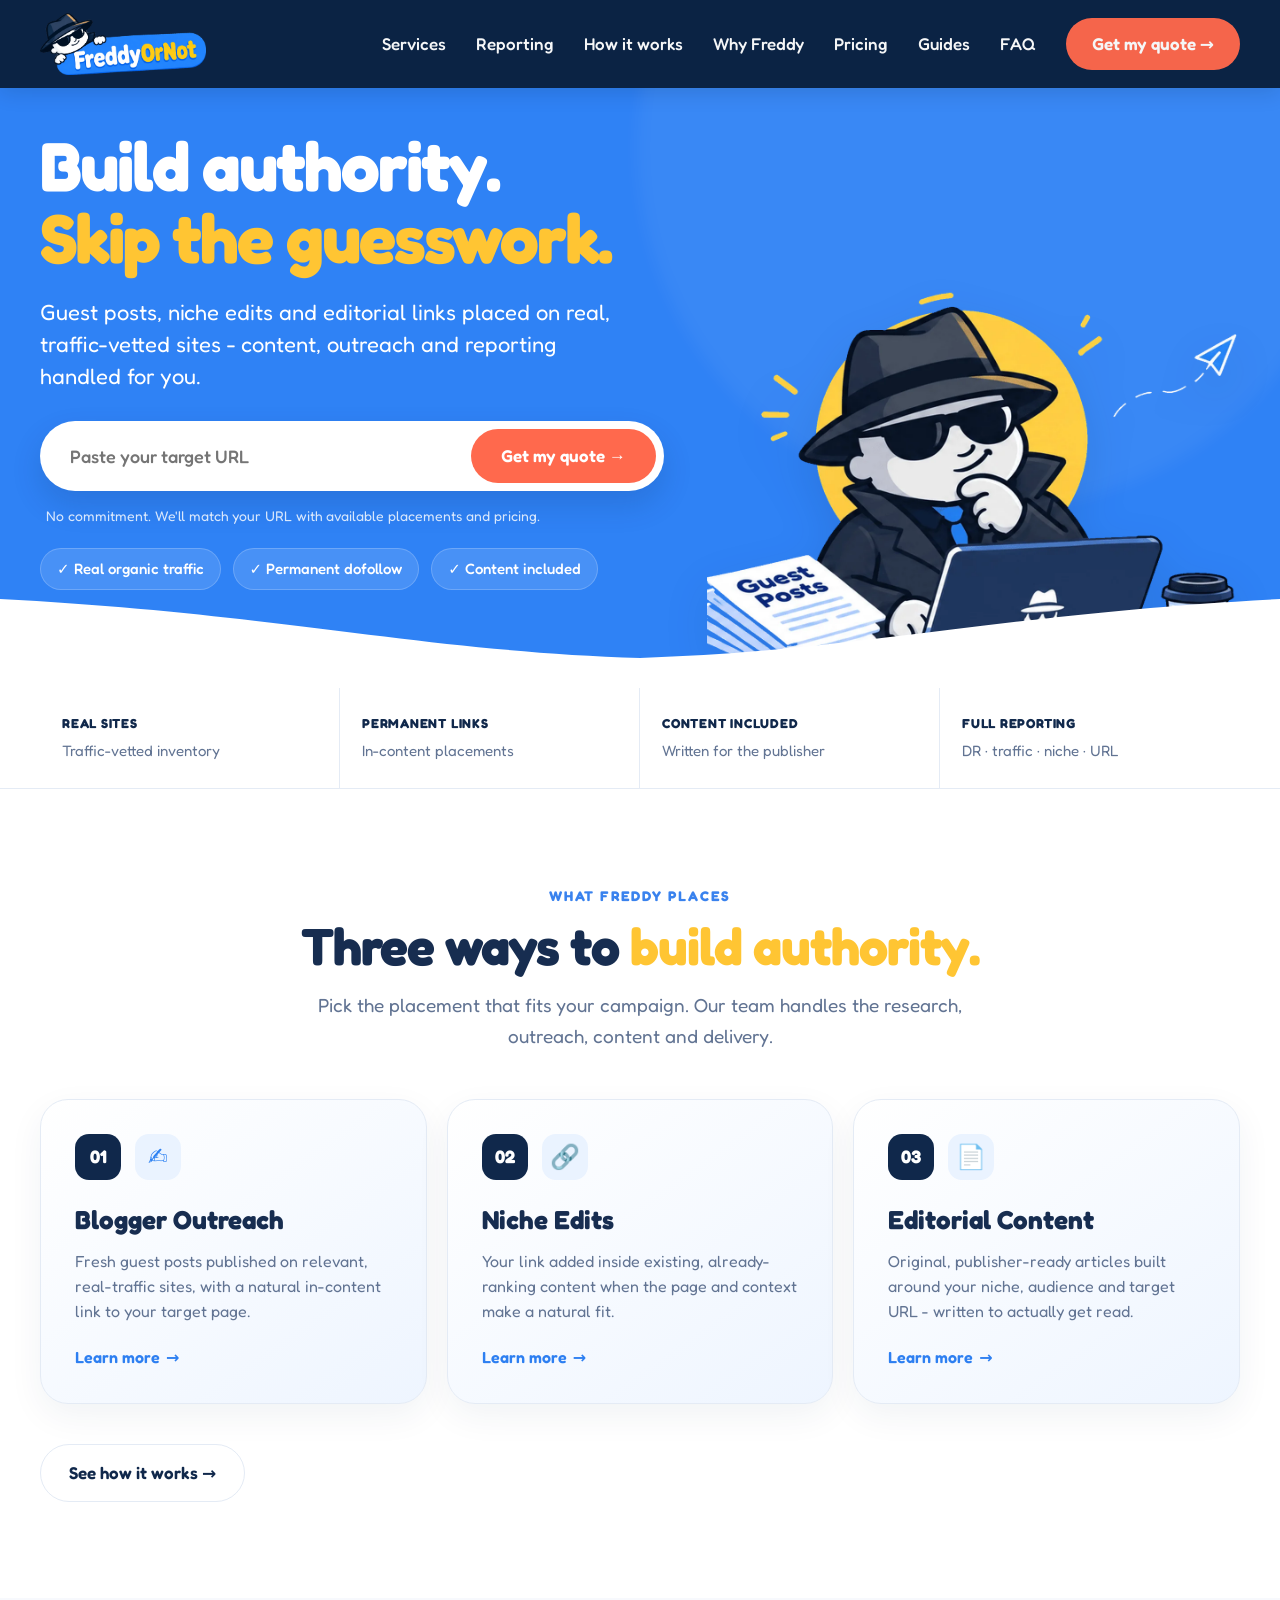
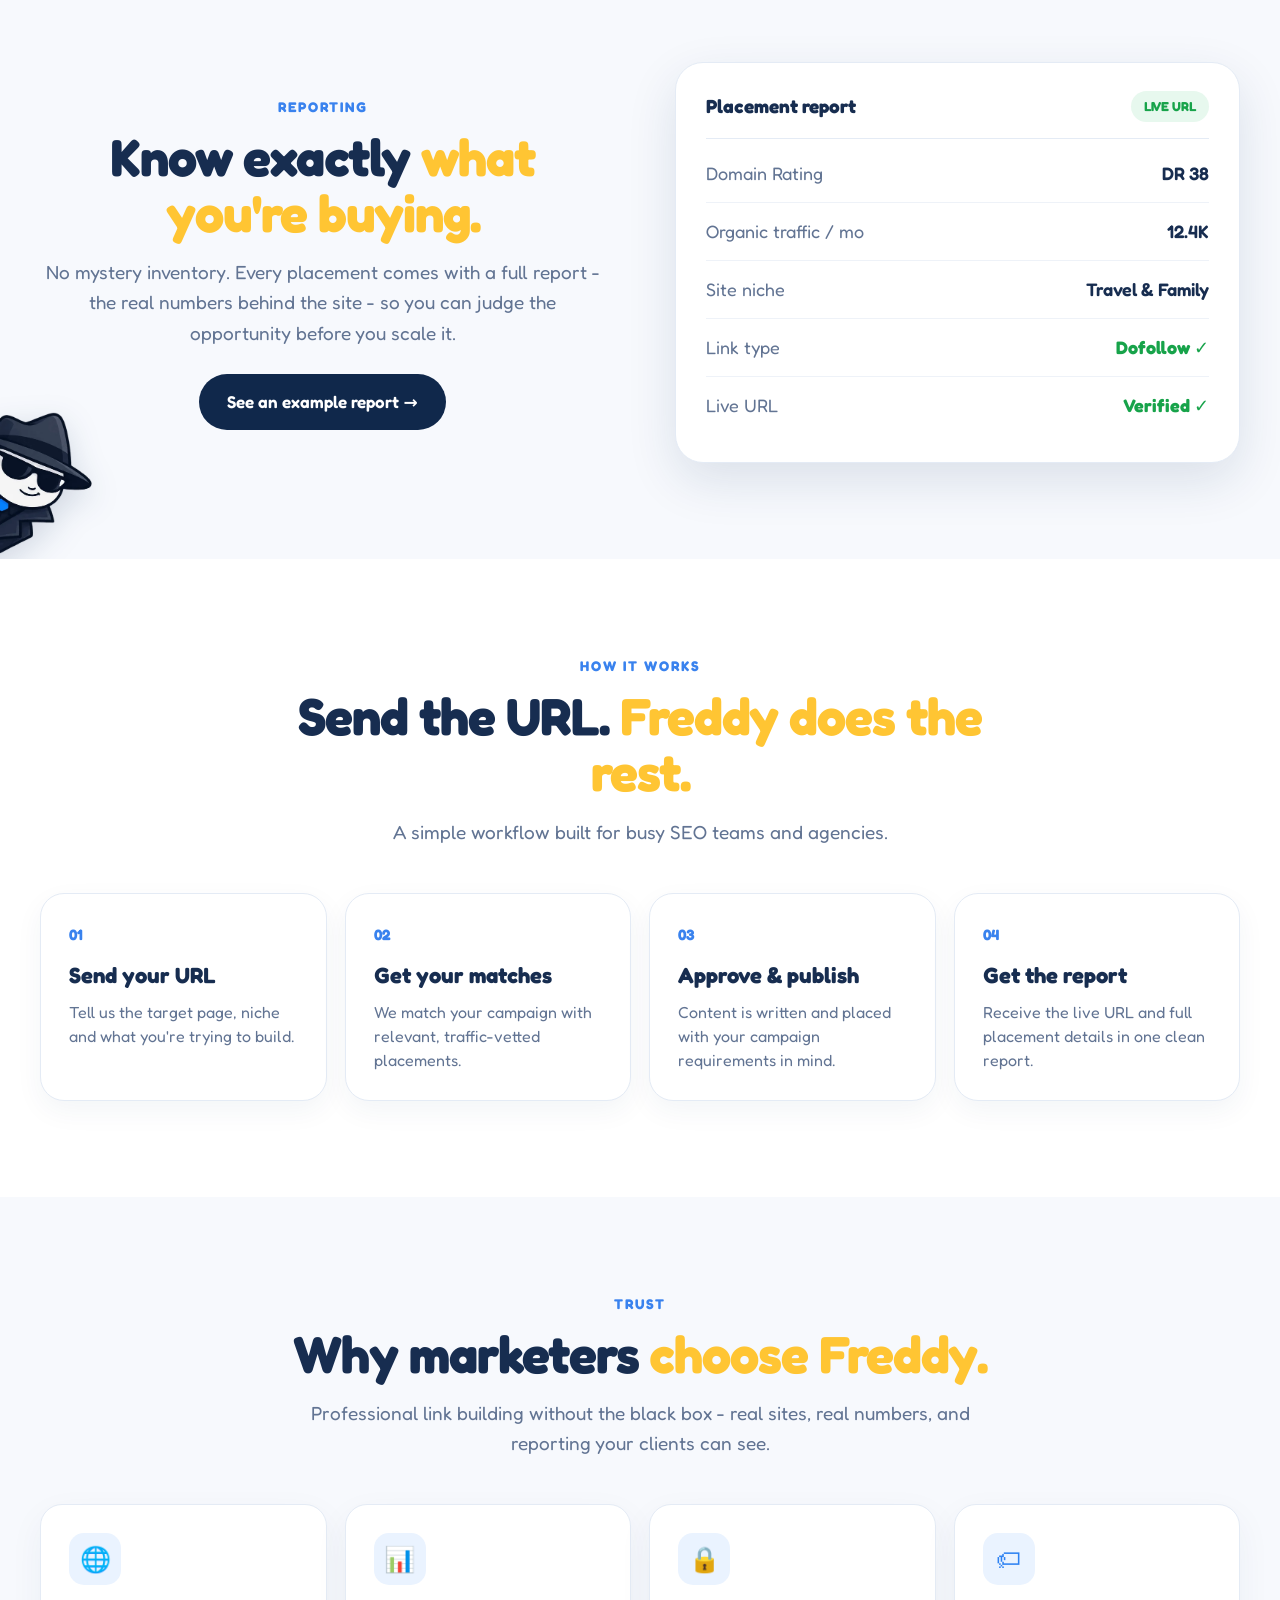
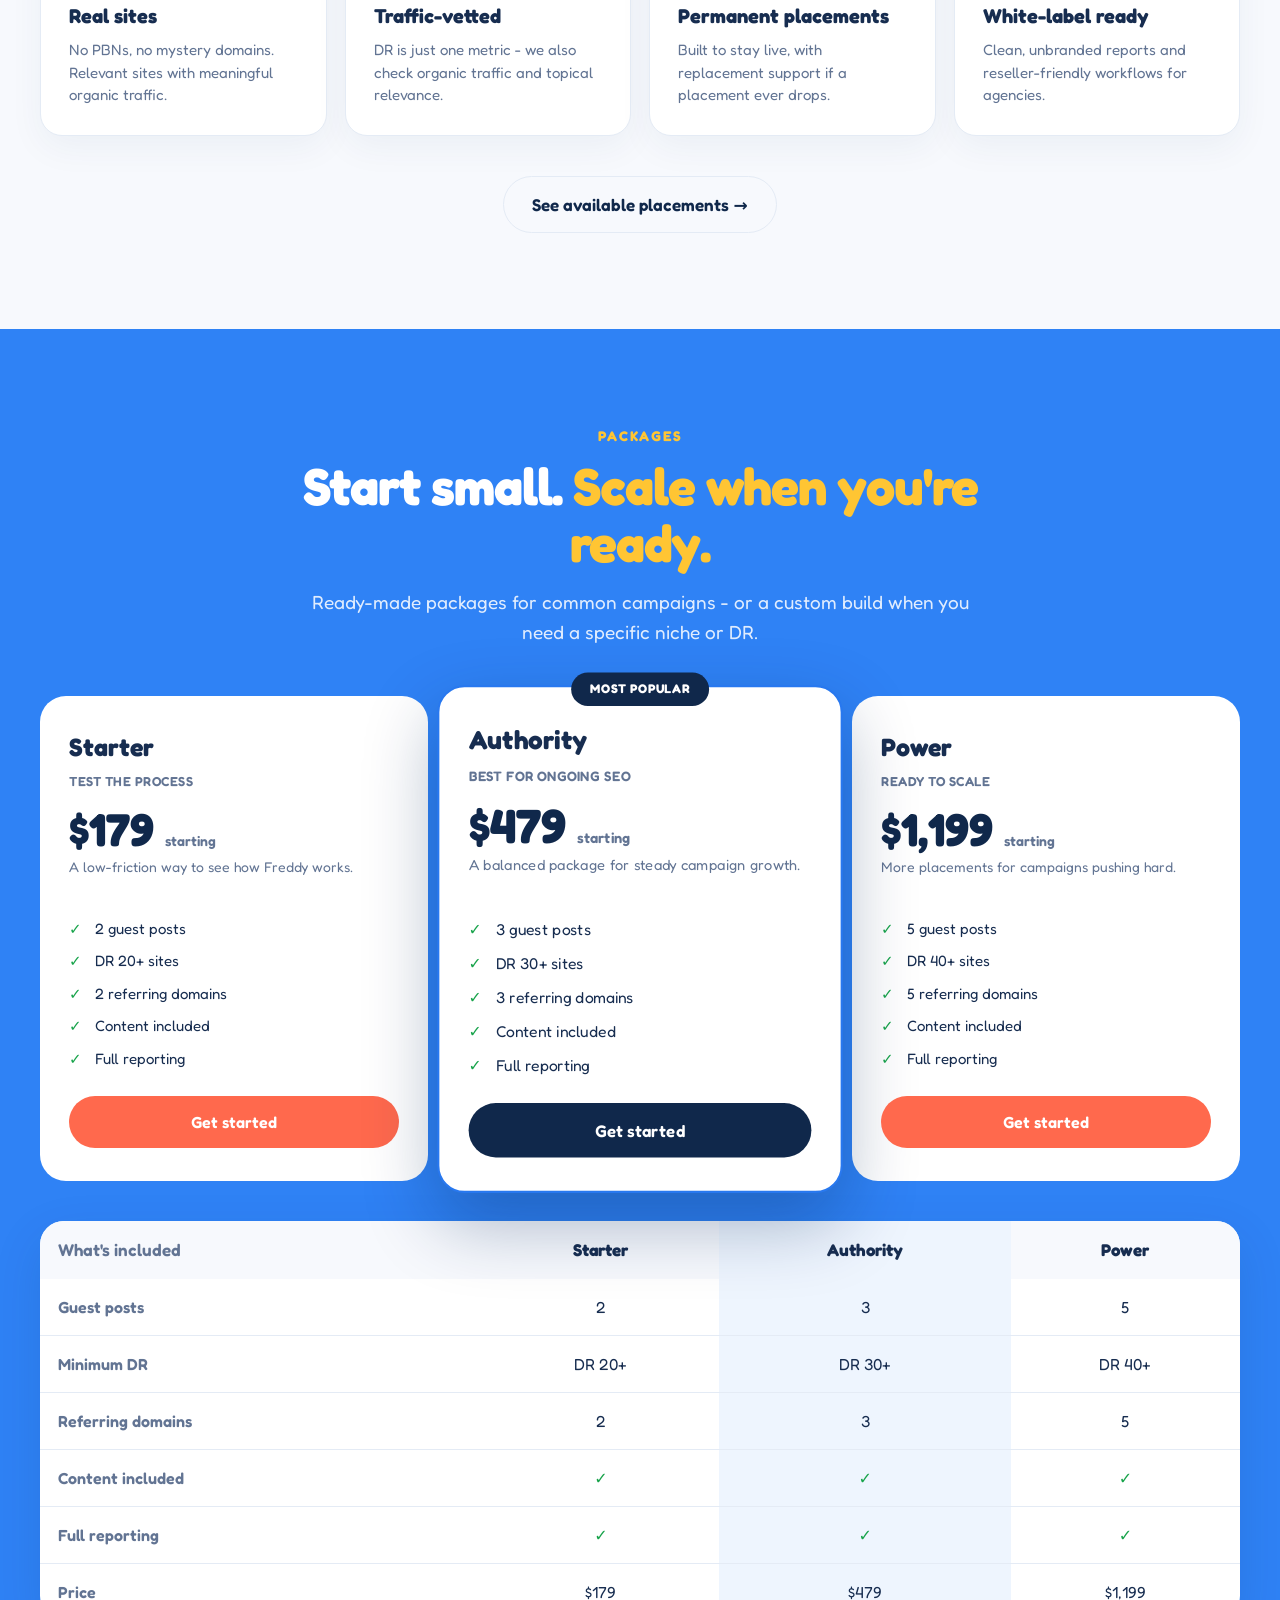
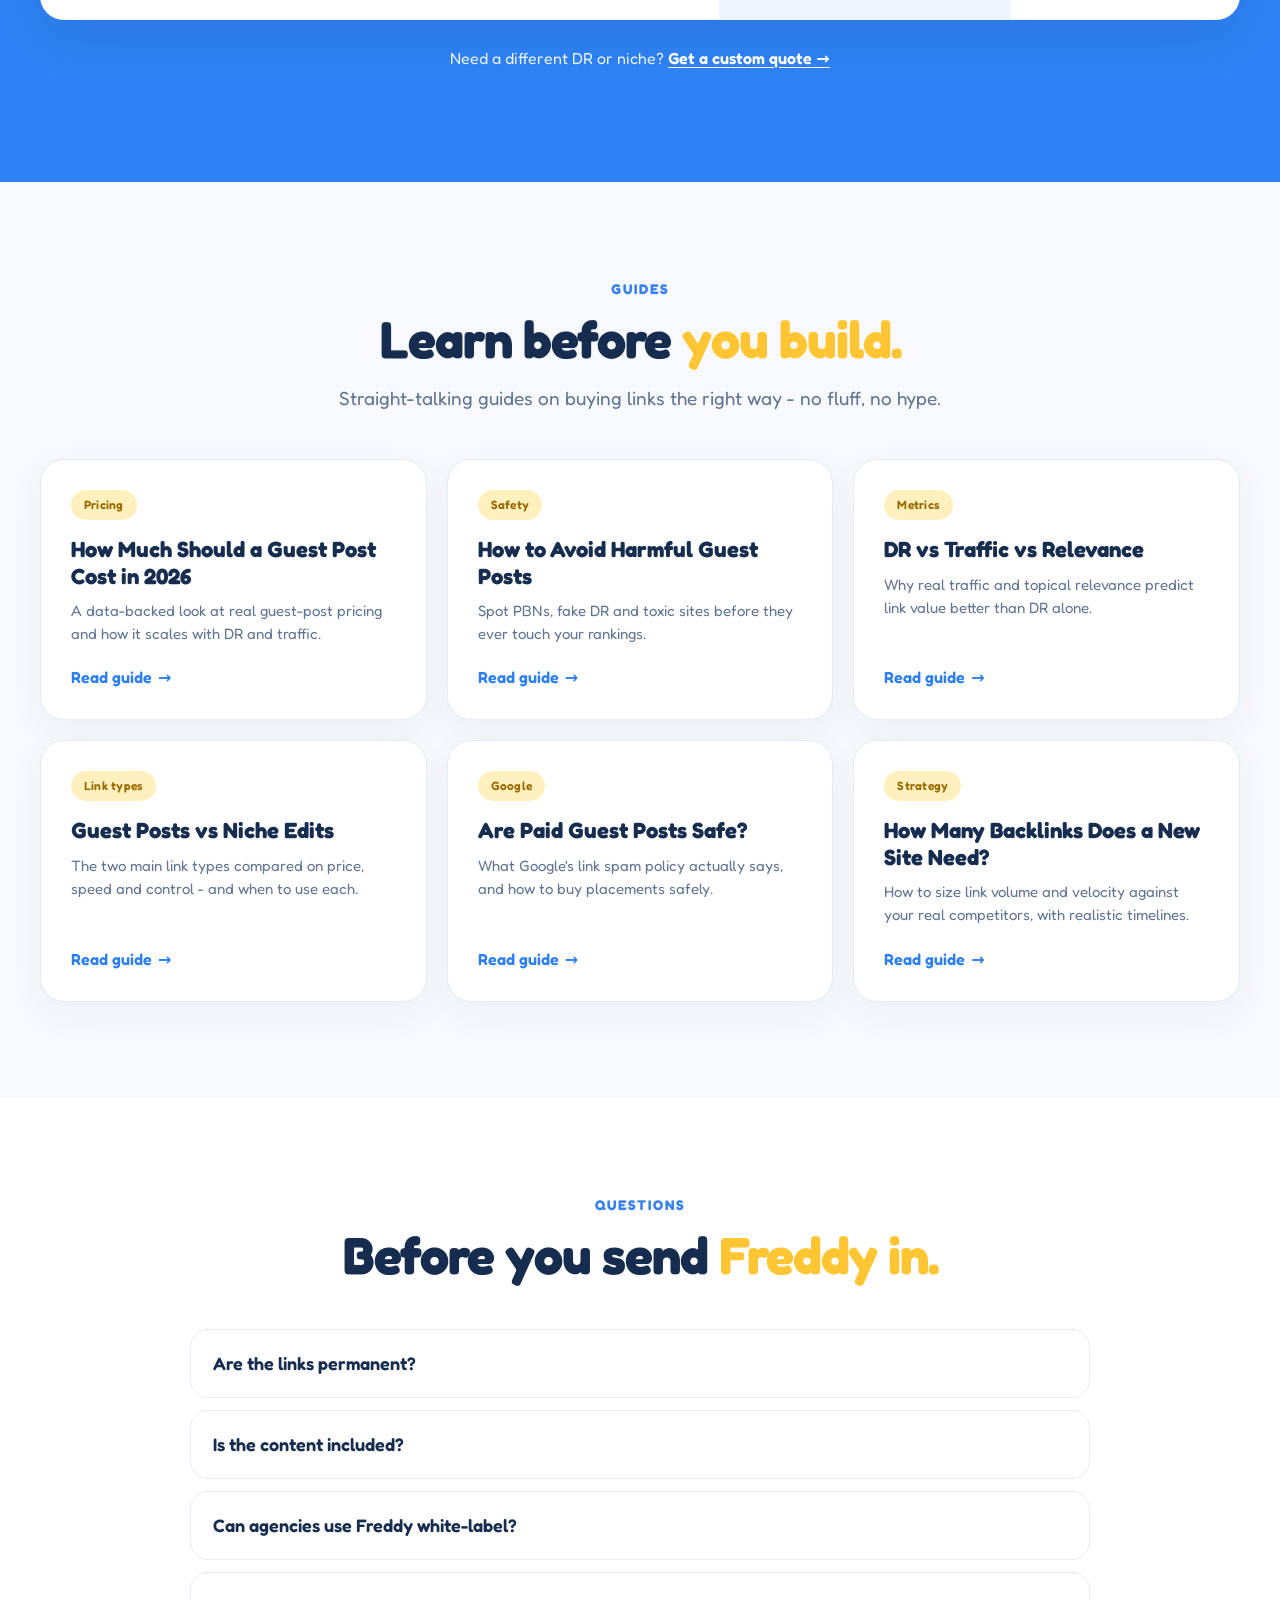
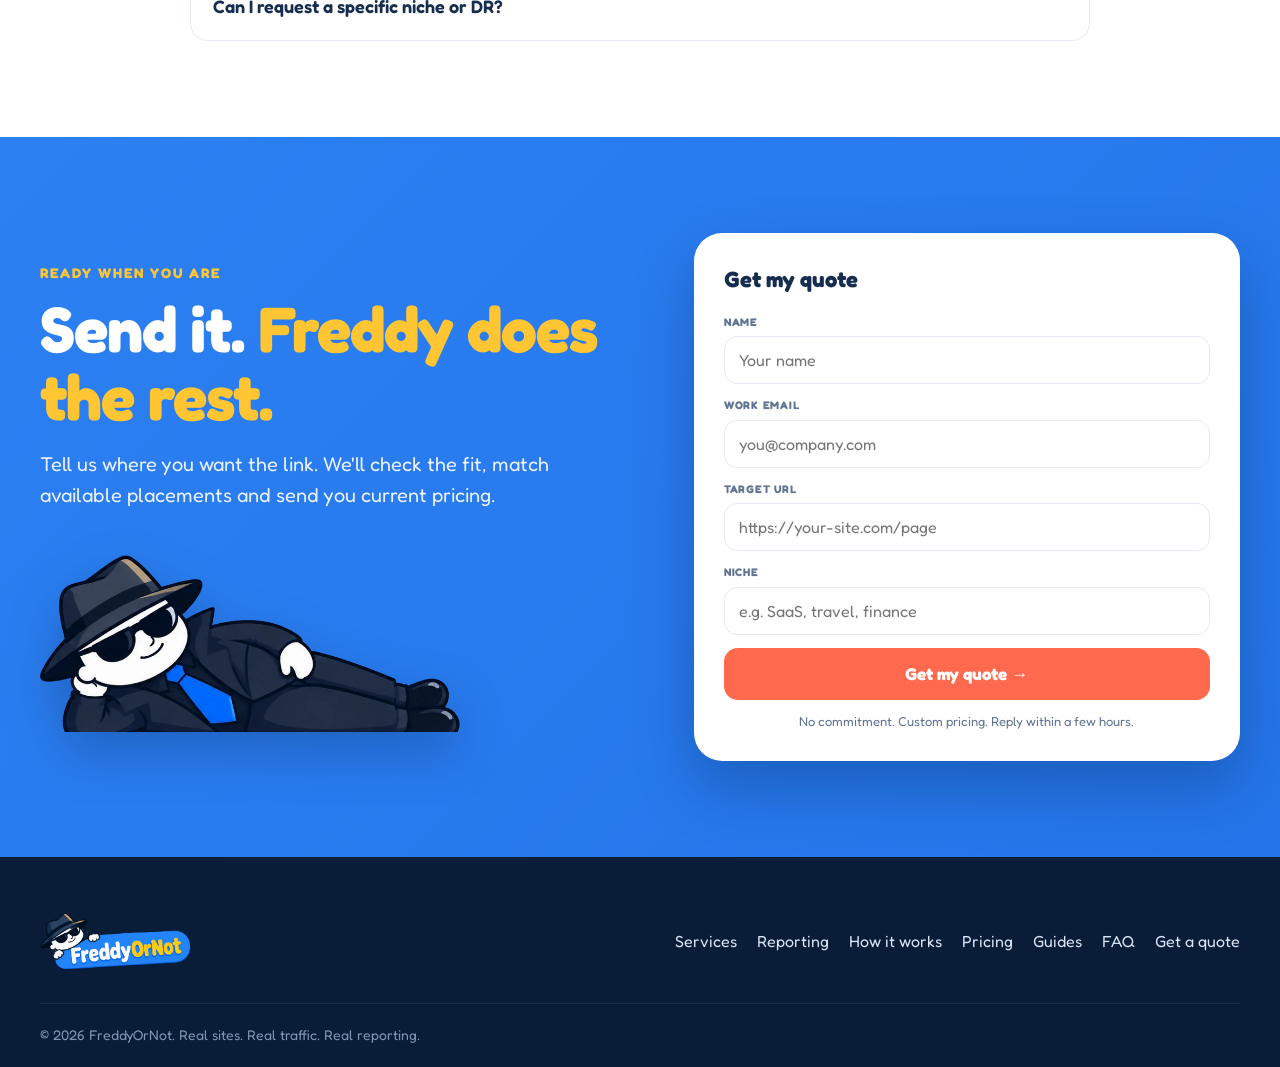
<file: index.html>
<!doctype html>
<html lang="en">
<head>
<meta charset="utf-8">
<meta name="viewport" content="width=device-width, initial-scale=1">
<title>FreddyOrNot | Quality Guest Posts for Real Growth</title>
<meta name="description" content="Traffic-vetted guest posts, niche edits and editorial placements on real, high-authority sites. Full reporting, permanent dofollow links, white-label for agencies.">
  <link rel="icon" type="image/png" sizes="32x32" href="assets/favicon.png?v=3">
  <link rel="icon" href="assets/favicon.ico?v=3" sizes="any">
  <link rel="apple-touch-icon" href="assets/favicon.png?v=3">
  <link rel="canonical" href="https://freddyornot.com/">
  <meta name="robots" content="index, follow">
  <meta property="og:type" content="website">
  <meta property="og:site_name" content="FreddyOrNot">
  <meta property="og:title" content="FreddyOrNot | Quality Guest Posts for Real Growth">
  <meta property="og:description" content="Guest posts, niche edits and editorial links on real, traffic-vetted sites. Permanent dofollow, full reporting, white-label for agencies.">
  <meta property="og:url" content="https://freddyornot.com/">
  <meta property="og:image" content="https://freddyornot.com/assets/og-image.png">
  <meta property="og:image:width" content="1200">
  <meta property="og:image:height" content="630">
  <meta name="twitter:card" content="summary_large_image">
  <meta name="twitter:title" content="FreddyOrNot | Quality Guest Posts for Real Growth">
  <meta name="twitter:description" content="Guest posts and link placements on real, high-authority sites with genuine traffic.">
  <meta name="twitter:image" content="https://freddyornot.com/assets/og-image.png">
  <script type="application/ld+json">
  {
    "@context": "https://schema.org",
    "@type": "Organization",
    "name": "FreddyOrNot",
    "url": "https://freddyornot.com/",
    "logo": "https://freddyornot.com/assets/logo-pill.webp",
    "email": "hello@freddyornot.com",
    "description": "FreddyOrNot provides quality guest posts and link placements on real, high-authority websites with genuine organic traffic, sold by Domain Rating tier and niche. Permanent in-content dofollow links with full reporting and white-label options for agencies."
  }
  </script>
  <meta name="google-site-verification" content="vgjCpZlRB9E8KpyEPsoXMbG5GgXfuciOTCFk10oMiKQ">
  <script>
    (function(){
      try{
        var p=new URLSearchParams(location.search);
        if(p.get('notrack')==='freddy'){localStorage.setItem('fon_notrack','1');}
        if(p.get('notrack')==='off'){localStorage.removeItem('fon_notrack');}
      }catch(e){}
      window.__FON_NOTRACK=false;
      try{window.__FON_NOTRACK=localStorage.getItem('fon_notrack')==='1';}catch(e){}
      if(window.__FON_NOTRACK){window['ga-disable-G-NVX6FNKG2Z']=true;}
    })();
  </script>
  <script async src="https://www.googletagmanager.com/gtag/js?id=G-NVX6FNKG2Z"></script>
  <script>
    window.dataLayer = window.dataLayer || [];
    function gtag(){dataLayer.push(arguments);}
    gtag('js', new Date());
    if(!window.__FON_NOTRACK){ gtag('config', 'G-NVX6FNKG2Z'); }
  </script>
  <script type="text/javascript">
    if(!window.__FON_NOTRACK){
    (function(c,l,a,r,i,t,y){
      c[a]=c[a]||function(){(c[a].q=c[a].q||[]).push(arguments)};
      t=l.createElement(r);t.async=1;t.src="https://www.clarity.ms/tag/"+i;
      y=l.getElementsByTagName(r)[0];y.parentNode.insertBefore(t,y);
    })(window, document, "clarity", "script", "ymeyddonus");
    }
  </script>
  <link rel="preconnect" href="https://fonts.googleapis.com">
<link rel="preconnect" href="https://fonts.gstatic.com" crossorigin>
<link href="https://fonts.googleapis.com/css2?family=Fredoka:wght@400;500;600;700&display=swap" rel="stylesheet">
<style>
:root{--navy:#10284b;--navy2:#0b2344;--blue:#2f82f5;--blue2:#2878ef;--yellow:#ffc533;--orange:#ff694d;--ink:#172d50;--muted:#627493;--paper:#f7f9fd;--white:#fff;--border:#e4ebf5;--radius:26px;--shadow:0 18px 50px rgba(20,50,90,.12)}
*{box-sizing:border-box}
html{scroll-behavior:smooth}
body{margin:0;font-family:"Fredoka",system-ui,sans-serif;color:var(--ink);background:#fff;line-height:1.5;overflow-x:hidden}
a{text-decoration:none;color:inherit}
img{max-width:100%;display:block}
button,input,select{font-family:"Fredoka",sans-serif}
.container{width:min(1200px,calc(100% - 48px));margin:0 auto}
.center{text-align:center}

/* Nav */
.site-header{height:88px;background:var(--navy2);color:#fff;position:sticky;top:0;z-index:50;box-shadow:0 4px 20px rgba(4,18,40,.14)}
.nav-wrap{height:88px;display:flex;align-items:center;justify-content:space-between;gap:24px}
.brand-logo{height:62px;width:auto;object-fit:contain;object-position:left center}
.nav{display:flex;align-items:center;gap:30px;font-size:17px;font-weight:500}
.nav a{opacity:.96}
.nav a:hover{color:var(--yellow)}
.nav-cta{background:var(--orange);padding:13px 26px;border-radius:999px;font-weight:600}
.nav-cta:hover{filter:brightness(1.05)}
.menu-toggle{display:none;background:none;border:0;color:#fff;font-size:28px}

/* Buttons */
.button{display:inline-flex;align-items:center;justify-content:center;gap:8px;border-radius:999px;padding:15px 28px;font-weight:600;font-size:17px;cursor:pointer;border:0;transition:.18s}
.button-orange{background:var(--orange);color:#fff}
.button-orange:hover{filter:brightness(1.06);transform:translateY(-1px)}
.button-navy{background:var(--navy);color:#fff}
.button-navy:hover{transform:translateY(-1px)}
.button-ghost{background:transparent;color:var(--navy);border:1.5px solid var(--border)}
.button-ghost:hover{border-color:var(--blue);color:var(--blue)}
.text-link{color:#2d7ff1;font-weight:600;display:inline-flex;align-items:center;gap:6px}
.text-link .arw{transition:.18s}
.text-link:hover .arw{transform:translateX(4px)}

/* Section rhythm */
.section{padding:96px 0;position:relative}
.section.light{background:var(--paper)}
.section.tint{background:#eef5fe}
.section-kicker{margin:0 0 12px;text-transform:uppercase;letter-spacing:2px;color:#3982ee;font-size:14px;font-weight:700}
.section h2{font-size:clamp(34px,4.4vw,52px);line-height:1.08;margin:0 0 16px;letter-spacing:-1px}
.section h2 span{color:var(--yellow)}
.section-lead{font-size:19px;line-height:1.6;color:var(--muted);max-width:680px;margin:0}
.section-head{max-width:760px}
.section-head.center{margin:0 auto 46px;text-align:center}
.section-head.center .section-lead{margin:0 auto}
.sec-cta{margin-top:40px}
.sec-cta.center{text-align:center}

/* Hero */
.hero{position:relative;overflow:hidden;background:var(--blue);color:#fff;min-height:600px}
.hero-glow{position:absolute;width:720px;height:720px;right:-6%;top:-300px;background:rgba(255,255,255,.05);border-radius:50%;filter:blur(8px)}
.hero-curve{position:absolute;left:0;right:0;bottom:-1px;height:90px;z-index:4;pointer-events:none}
.hero-curve svg{display:block;width:100%;height:100%}
.hero-grid{min-height:600px;display:grid;grid-template-columns:52% 48%;align-items:center;gap:20px;position:relative;z-index:3}
.hero-copy{padding:40px 0 96px}
.hero h1{font-size:clamp(44px,5.4vw,72px);line-height:1.05;letter-spacing:-2px;margin:0 0 22px;font-weight:700}
.hero h1 span{color:var(--yellow)}
.hero-lead{font-size:22px;line-height:1.45;max-width:600px;margin:0 0 28px;color:#fff}
.hero-form{background:#fff;border-radius:999px;padding:8px;display:flex;max-width:640px;box-shadow:0 14px 30px rgba(13,45,95,.16)}
.hero-form input{min-width:0;flex:1;border:0;outline:0;padding:14px 22px;font:500 18px "Fredoka",sans-serif;color:var(--ink);background:transparent}
.hero-form button{background:var(--orange);color:#fff;border-radius:999px;padding:16px 30px;white-space:nowrap;font:600 17px "Fredoka",sans-serif;border:0;cursor:pointer}
.hero-form button:hover{filter:brightness(1.06)}
.hero-note{font-size:14px;color:rgba(255,255,255,.82);margin:14px 0 0 6px}
.trust-pills{display:flex;gap:12px;flex-wrap:wrap;margin-top:22px}
.trust-pills span{background:rgba(255,255,255,.12);border:1px solid rgba(255,255,255,.2);padding:9px 16px;border-radius:999px;font-size:15px;font-weight:500}
.hero-art-wrap{height:100%;display:flex;align-items:flex-end;justify-content:center;position:relative;padding-bottom:20px;z-index:2}
.hero-art{width:clamp(560px,100%,760px);max-width:none;height:auto;transform:translate(4%,1%);filter:drop-shadow(0 18px 22px rgba(7,37,83,.12))}

/* Trust strip */
.trust-strip{background:#fff;border-bottom:1px solid var(--border)}
.trust-grid{display:grid;grid-template-columns:repeat(4,1fr)}
.trust-item{padding:26px 22px;border-right:1px solid var(--border)}
.trust-item:last-child{border-right:0}
.trust-item strong{display:block;font-size:13px;letter-spacing:.06em;text-transform:uppercase;color:var(--navy);margin-bottom:4px}
.trust-item span{font-size:15px;color:var(--muted)}

/* Services */
.svc-grid{display:grid;grid-template-columns:repeat(3,1fr);gap:20px;margin-top:48px}
.svc-card{background:linear-gradient(145deg,#fff,#eef5ff);border:1px solid var(--border);border-radius:28px;padding:34px;box-shadow:0 12px 35px rgba(20,50,90,.06);display:flex;flex-direction:column;transition:.22s}
.svc-card:hover{transform:translateY(-6px);box-shadow:var(--shadow)}
.svc-top{display:flex;align-items:center;gap:14px;margin-bottom:20px}
.svc-num{width:46px;height:46px;border-radius:14px;background:var(--navy);color:#fff;display:grid;place-items:center;font-weight:700;font-size:18px;flex:none}
.svc-ico{width:46px;height:46px;border-radius:14px;background:#eaf3ff;color:#2e82f2;display:grid;place-items:center;font-size:24px;flex:none}
.svc-card h3{font-size:26px;margin:0 0 10px}
.svc-card p{color:var(--muted);font-size:16px;line-height:1.55;margin:0 0 22px}
.svc-card .text-link{margin-top:auto}

/* Reporting */
.report-wrap{display:grid;grid-template-columns:1fr 1fr;gap:70px;align-items:center}
.report-card{background:#fff;border:1px solid var(--border);border-radius:28px;padding:28px 30px;box-shadow:var(--shadow);position:relative}
.report-head{display:flex;justify-content:space-between;align-items:center;padding-bottom:16px;margin-bottom:6px;border-bottom:1px solid var(--border)}
.report-head strong{font-size:19px}
.live-badge{color:#17a34a;font-weight:700;font-size:13px;background:#e7f8ee;padding:6px 13px;border-radius:999px}
.report-row{display:flex;justify-content:space-between;align-items:center;padding:15px 0;border-bottom:1px solid #eef2f8;font-size:18px}
.report-row:last-child{border-bottom:0}
.report-row span{color:var(--muted)}
.report-row b{color:var(--ink);font-weight:600}
.report-row .ok{color:#17a34a;font-weight:700}
.report-freddy{position:relative}
.report-freddy .rf-img{width:min(360px,80%);margin:0 auto;filter:drop-shadow(0 20px 24px rgba(7,37,83,.14))}
.report-side{text-align:center}
.report-side .section-lead{margin:0 auto 26px}

/* Services flanking mascots (restored, as on the live feature strip) */
.svc-flanked{position:relative;overflow:hidden;padding-bottom:56px}
.svc-flanked .container{position:relative;z-index:2}
.svc-mascot{position:absolute;bottom:40px;width:186px;z-index:1;pointer-events:none;filter:drop-shadow(0 14px 18px rgba(7,37,83,.14))}
.svc-mascot.left{left:0;transform:translateX(-8%)}
.svc-mascot.right{right:0;transform:translateX(8%)}
@media(max-width:1350px){.svc-mascot{display:none}}
#reporting{padding-top:64px}

/* How it works */
.steps-grid{display:grid;grid-template-columns:repeat(4,1fr);gap:18px;margin-top:46px}
.step{border:1px solid var(--border);background:#fff;border-radius:24px;padding:28px;box-shadow:0 10px 28px rgba(20,50,90,.05)}
.step span{font-size:15px;color:#3982ee;font-weight:700}
.step h3{font-size:22px;margin:12px 0 8px}
.step p{color:var(--muted);line-height:1.5;margin:0;font-size:16px}

/* Why */
.why-cards{display:grid;grid-template-columns:repeat(4,1fr);gap:18px;margin-top:12px}
.why-card{background:#fff;border:1px solid var(--border);border-radius:22px;padding:28px;box-shadow:0 12px 35px rgba(20,50,90,.05)}
.why-card .mini-icon{width:52px;height:52px;border-radius:15px;background:#eaf3ff;color:#2e82f2;display:grid;place-items:center;font-size:25px;margin-bottom:16px}
.why-card h3{margin:0 0 8px;font-size:20px}
.why-card p{margin:0;color:var(--muted);line-height:1.5;font-size:15px}

/* Scattered decorative peeks (as on the live site) */
.section-peek{position:absolute;z-index:1;pointer-events:none;filter:drop-shadow(0 10px 16px rgba(7,37,83,.16))}
.peek-l{left:0;bottom:0;width:132px;transform:translateX(-30%)}
.peek-r{right:0;top:70px;width:126px;transform:translateX(30%) scaleX(-1)}
.has-peek{overflow:hidden}
.has-peek .container{position:relative;z-index:2}
/* Steps peek entering from the left edge */
.steps-peek{position:absolute;left:0;bottom:0;width:250px;transform:translateX(-42%);z-index:0;pointer-events:none;filter:drop-shadow(0 14px 20px rgba(7,37,83,.10))}
@media(max-width:1150px){.section-peek,.steps-peek{display:none}}

/* Sticky side peek that slides in on scroll */
.freddy-peek{position:fixed;right:0;bottom:14%;z-index:60;transform:translateX(118%);opacity:0;pointer-events:none;transition:transform .5s cubic-bezier(.2,.85,.25,1),opacity .5s ease}
.freddy-peek.show{transform:translateX(16%);opacity:1;pointer-events:auto}
.freddy-peek-link{display:flex;align-items:center}
.freddy-peek-img{width:140px;height:auto;filter:drop-shadow(-8px 8px 16px rgba(7,37,83,.28));animation:freddyBob 4s ease-in-out infinite}
.freddy-peek-bubble{background:var(--orange);color:#fff;font:600 15px "Fredoka",sans-serif;padding:11px 16px;border-radius:16px 16px 4px 16px;white-space:nowrap;box-shadow:0 10px 24px rgba(255,105,77,.4);margin-right:-8px;position:relative;z-index:2}
.freddy-peek:hover .freddy-peek-img{animation-play-state:paused}
@keyframes freddyBob{0%,100%{transform:translateY(0)}50%{transform:translateY(-8px)}}
@media(max-width:900px){.freddy-peek-img{width:96px}.freddy-peek-bubble{font-size:13px;padding:9px 12px}}
@media(prefers-reduced-motion:reduce){.freddy-peek-img{animation:none}}

/* Pricing / Packages */
.pricing{background:var(--blue);color:#fff;overflow:hidden}
.pricing .section-kicker{color:var(--yellow)}
.pricing .section-lead{color:rgba(255,255,255,.85)}
.pkg-grid{display:grid;grid-template-columns:repeat(3,1fr);gap:18px;margin-top:48px;align-items:stretch}
.pkg-card{background:#fff;color:var(--ink);border-radius:26px;padding:32px 28px;position:relative;display:flex;flex-direction:column;border:1px solid transparent}
.pkg-card.featured{border:2.5px solid var(--blue2);transform:scale(1.045);box-shadow:0 28px 70px rgba(7,37,83,.32);z-index:2}
.pkg-ribbon{position:absolute;top:-14px;left:50%;transform:translateX(-50%);background:var(--navy);color:#fff;font-size:12px;font-weight:700;padding:7px 18px;border-radius:999px;white-space:nowrap;letter-spacing:.04em}
.pkg-card h3{font-size:25px;margin:0}
.pkg-tag{font-size:13px;color:var(--muted);margin:6px 0 14px;font-weight:600;text-transform:uppercase;letter-spacing:.5px}
.pkg-price{font:700 46px "Fredoka",sans-serif;color:var(--navy);margin:0 0 4px;line-height:1}
.pkg-price small{font-size:14px;font-weight:600;color:var(--muted)}
.pkg-desc{font-size:14px;color:var(--muted);line-height:1.5;margin:0 0 20px;min-height:42px}
.pkg-feats{list-style:none;padding:0;margin:0 0 24px;display:grid;gap:10px;font-size:15px}
.pkg-feats li{position:relative;padding-left:26px;color:var(--ink)}
.pkg-feats li:before{content:"✓";position:absolute;left:0;top:0;color:#17a34a;font-weight:700}
.pkg-btn{position:relative;z-index:2;margin-top:auto;text-align:center;background:var(--orange);color:#fff;border-radius:999px;padding:14px;font-weight:600;font-size:16px;transition:.15s}
.pkg-card.featured .pkg-btn{background:var(--navy)}
.pkg-btn:hover{filter:brightness(1.06)}
.pkg-card.featured{overflow:visible}
.pkg-peek{position:absolute;right:-52px;bottom:-4px;width:96px;z-index:0;pointer-events:none;filter:drop-shadow(0 12px 16px rgba(7,37,83,.24))}

/* Comparison table */
.compare{margin-top:40px;background:#fff;color:var(--ink);border-radius:24px;overflow:hidden;box-shadow:var(--shadow)}
.compare table{width:100%;border-collapse:collapse;font-size:16px}
.compare th,.compare td{padding:16px 18px;text-align:center;border-bottom:1px solid var(--border)}
.compare thead th{background:var(--paper);font-weight:700;font-size:17px}
.compare thead th.feat-col{text-align:left;color:var(--muted);font-weight:600}
.compare tbody th{text-align:left;font-weight:600;color:var(--muted)}
.compare td .ok{color:#17a34a;font-weight:700}
.compare .col-featured{background:#eef5fe}
.compare tr:last-child td,.compare tr:last-child th{border-bottom:0}
.pricing-note{margin-top:26px;color:rgba(255,255,255,.9);font-size:16px;text-align:center}
.pricing-note a{color:#fff;text-decoration:underline;text-underline-offset:3px;font-weight:600}

/* Guides */
.guide-grid{display:grid;grid-template-columns:repeat(3,1fr);gap:20px;margin-top:46px}
.guide-card{background:#fff;border:1px solid var(--border);border-radius:24px;padding:30px;box-shadow:0 12px 35px rgba(20,50,90,.05);display:flex;flex-direction:column;transition:.22s}
.guide-card:hover{transform:translateY(-5px);box-shadow:var(--shadow)}
.guide-tag{display:inline-flex;align-self:flex-start;background:#fff0bd;color:#9a6900;border-radius:999px;padding:6px 13px;font-size:12px;font-weight:600;letter-spacing:.02em}
.guide-card h3{font-size:22px;line-height:1.2;margin:16px 0 10px}
.guide-card p{color:var(--muted);line-height:1.55;font-size:15px;margin:0 0 20px}
.guide-card .text-link{margin-top:auto}
@media(max-width:900px){.guide-grid{grid-template-columns:1fr}}

/* FAQ */
.faq-grid{max-width:900px;margin:44px auto 0;display:grid;gap:12px}
details{background:#fff;border:1px solid var(--border);border-radius:18px;padding:0 22px}
summary{cursor:pointer;list-style:none;padding:20px 0;font-size:18px;font-weight:600}
summary::-webkit-details-marker{display:none}
details p{color:var(--muted);line-height:1.55;padding:0 0 20px;margin:0}

/* Final CTA */
.final{background:linear-gradient(135deg,#2c80f2,#2475e9);color:#fff;overflow:hidden;position:relative}
.final-grid{display:grid;grid-template-columns:1fr .92fr;gap:60px;align-items:center;position:relative;z-index:2}
.final h2{font-size:clamp(38px,5vw,64px);line-height:1.06;letter-spacing:-1px;margin:0 0 18px}
.final h2 span{color:var(--yellow)}
.final-sub{font-size:20px;line-height:1.55;color:#eaf1ff;max-width:520px;margin:0 0 26px}
.final-freddy{width:min(420px,92%);margin-top:44px;filter:drop-shadow(0 20px 24px rgba(7,37,83,.28))}
.final-form{background:#fff;border-radius:28px;padding:30px;color:var(--ink);box-shadow:0 26px 60px rgba(7,37,83,.3)}
.final-form h3{font-size:22px;margin:0 0 18px}
.field{display:grid;gap:6px;margin-bottom:13px}
.field label{font-size:11px;text-transform:uppercase;letter-spacing:.07em;font-weight:700;color:var(--muted)}
.field input{border:1px solid var(--border);border-radius:13px;padding:13px 14px;outline:none;font-size:16px}
.field input:focus{border-color:var(--blue);box-shadow:0 0 0 3px rgba(47,130,245,.12)}
.final-form button{width:100%;border:0;border-radius:14px;background:var(--orange);color:#fff;padding:15px;font-weight:700;font-size:17px;cursor:pointer;transition:.15s}
.final-form button:hover{filter:brightness(1.06)}
.fine{font-size:13px;color:var(--muted);text-align:center;margin:12px 0 0}

/* Footer */
.footer{background:#091d39;color:#d9e4f5;padding:56px 0 22px}
.footer-inner{display:flex;justify-content:space-between;gap:20px;align-items:center;flex-wrap:wrap}
.footer-logo{height:56px;width:auto;object-fit:contain;object-position:left center}
.footer-links{display:flex;gap:20px;flex-wrap:wrap}
.footer-links a:hover{color:var(--yellow)}
.footer-bottom{border-top:1px solid rgba(255,255,255,.08);margin-top:34px;padding-top:20px;color:#8196b3;font-size:14px}

/* Toast */
.toast{position:fixed;right:20px;bottom:20px;z-index:100;background:var(--navy);color:#fff;border:1px solid rgba(255,255,255,.15);padding:14px 18px;border-radius:15px;box-shadow:var(--shadow);opacity:0;transform:translateY(12px);pointer-events:none;transition:.25s;max-width:320px;font-size:15px}
.toast.show{opacity:1;transform:none}

@media(max-width:980px){
  .nav{display:none}
  .menu-toggle{display:block}
  .hero-grid{grid-template-columns:1fr;min-height:auto}
  .hero-copy{padding:60px 0 8px}
  .hero-art-wrap{height:auto;padding-top:20px}
  .hero-art{width:min(460px,92%);transform:none;margin:0 auto}
  .trust-grid{grid-template-columns:1fr 1fr}
  .trust-item:nth-child(2){border-right:0}
  .trust-item:nth-child(-n+2){border-bottom:1px solid var(--border)}
  .svc-grid{grid-template-columns:1fr}
  .report-wrap,.why-wrap,.final-grid{grid-template-columns:1fr;gap:44px}
  .why-cards{grid-template-columns:1fr 1fr}
  .steps-grid{grid-template-columns:1fr 1fr}
  .pkg-grid{grid-template-columns:1fr}
  .pkg-card.featured{transform:none}
  .pkg-peek{display:none}
  .compare{overflow-x:auto}
  .compare table{min-width:520px}
}
@media(max-width:600px){
  .container{width:min(100% - 30px,1200px)}
  .nav-wrap,.site-header{height:74px}
  .brand-logo{height:50px}
  .hero-form{flex-direction:column;border-radius:22px;background:transparent;box-shadow:none;padding:0;gap:10px}
  .hero-form input{background:#fff;border-radius:14px;padding:15px}
  .hero-form button{width:100%}
  .section{padding:70px 0}
  .why-cards,.steps-grid{grid-template-columns:1fr}
  .trust-grid{grid-template-columns:1fr}
  .trust-item{border-right:0;border-bottom:1px solid var(--border)}
  .footer-inner{flex-direction:column;align-items:flex-start}
}
</style>
</head>
<body>

<div class="freddy-peek" id="freddyPeek" aria-hidden="true">
  <a class="freddy-peek-link" href="#quote" aria-label="Get a quote">
    <span class="freddy-peek-bubble">Get a quote <b>&rarr;</b></span>
    <img class="freddy-peek-img" src="assets/peek-side-freddy.webp" alt="">
  </a>
</div>

<header class="site-header" id="top">
  <div class="container nav-wrap">
    <a class="brand" href="#top" aria-label="FreddyOrNot home"><img class="brand-logo" src="assets/logo-pill.webp" alt="FreddyOrNot"></a>
    <button class="menu-toggle" aria-label="Menu" onclick="document.querySelector('.nav').classList.toggle('open')">&#9776;</button>
    <nav class="nav" aria-label="Primary">
      <a href="#services">Services</a>
      <a href="#reporting">Reporting</a>
      <a href="#how">How it works</a>
      <a href="#why">Why Freddy</a>
      <a href="#pricing">Pricing</a>
      <a href="#guides">Guides</a>
      <a href="#faq">FAQ</a>
      <a class="nav-cta" href="#quote">Get my quote &rarr;</a>
    </nav>
  </div>
</header>

<!-- HERO -->
<header class="hero">
  <div class="hero-glow" aria-hidden="true"></div>
  <div class="hero-curve" aria-hidden="true"><svg viewBox="0 0 1000 110" preserveAspectRatio="none"><path d="M0,0 C220,18 330,64 500,72 C670,64 780,18 1000,0 L1000,110 L0,110 Z" fill="#fff"/></svg></div>
  <div class="container hero-grid">
    <div class="hero-copy">
      <h1>Build authority.<br><span>Skip the guesswork.</span></h1>
      <p class="hero-lead">Guest posts, niche edits and editorial links placed on real, traffic-vetted sites - content, outreach and reporting handled for you.</p>
      <form class="hero-form" onsubmit="submitQuote(event)">
        <input type="url" required id="heroUrl" aria-label="Target URL" placeholder="Paste your target URL">
        <button type="submit">Get my quote &rarr;</button>
      </form>
      <p class="hero-note">No commitment. We'll match your URL with available placements and pricing.</p>
      <div class="trust-pills">
        <span>&#10003; Real organic traffic</span>
        <span>&#10003; Permanent dofollow</span>
        <span>&#10003; Content included</span>
      </div>
    </div>
    <div class="hero-art-wrap" aria-hidden="true">
      <img class="hero-art" src="assets/hero-detective-transparent-clean.webp" alt="FreddyOrNot detective mascot at a laptop">
    </div>
  </div>
</header>

<!-- TRUST STRIP -->
<div class="trust-strip">
  <div class="container trust-grid">
    <div class="trust-item"><strong>Real sites</strong><span>Traffic-vetted inventory</span></div>
    <div class="trust-item"><strong>Permanent links</strong><span>In-content placements</span></div>
    <div class="trust-item"><strong>Content included</strong><span>Written for the publisher</span></div>
    <div class="trust-item"><strong>Full reporting</strong><span>DR &middot; traffic &middot; niche &middot; URL</span></div>
  </div>
</div>

<!-- SERVICES (item 5) -->
<section class="section" id="services">
  <div class="container">
    <div class="section-head center">
      <p class="section-kicker">What Freddy places</p>
      <h2>Three ways to <span>build authority.</span></h2>
      <p class="section-lead">Pick the placement that fits your campaign. Our team handles the research, outreach, content and delivery.</p>
    </div>
    <div class="svc-grid">
      <article class="svc-card">
        <div class="svc-top"><div class="svc-num">01</div><div class="svc-ico">&#9997;</div></div>
        <h3>Blogger Outreach</h3>
        <p>Fresh guest posts published on relevant, real-traffic sites, with a natural in-content link to your target page.</p>
        <a class="text-link" href="guides/guest-posts-vs-niche-edits.html">Learn more <span class="arw">&rarr;</span></a>
      </article>
      <article class="svc-card">
        <div class="svc-top"><div class="svc-num">02</div><div class="svc-ico">&#128279;</div></div>
        <h3>Niche Edits</h3>
        <p>Your link added inside existing, already-ranking content when the page and context make a natural fit.</p>
        <a class="text-link" href="guides/guest-posts-vs-niche-edits.html">Learn more <span class="arw">&rarr;</span></a>
      </article>
      <article class="svc-card">
        <div class="svc-top"><div class="svc-num">03</div><div class="svc-ico">&#128196;</div></div>
        <h3>Editorial Content</h3>
        <p>Original, publisher-ready articles built around your niche, audience and target URL - written to actually get read.</p>
        <a class="text-link" href="guides/are-paid-guest-posts-safe.html">Learn more <span class="arw">&rarr;</span></a>
      </article>
    </div>
    <div class="sec-cta"><a class="button button-ghost" href="#how">See how it works &rarr;</a></div>
  </div>
</section>

<!-- REPORTING (item 7) -->
<section class="section light has-peek" id="reporting">
  <img class="section-peek peek-l" src="assets/peek-left.webp" alt="" aria-hidden="true">
  <div class="container report-wrap">
    <div class="report-side">
      <p class="section-kicker">Reporting</p>
      <h2>Know exactly <span>what you're buying.</span></h2>
      <p class="section-lead">No mystery inventory. Every placement comes with a full report - the real numbers behind the site - so you can judge the opportunity before you scale it.</p>
      <a class="button button-navy" href="#quote">See an example report &rarr;</a>
    </div>
    <div class="report-freddy">
      <div class="report-card">
        <div class="report-head"><strong>Placement report</strong><span class="live-badge">LIVE URL</span></div>
        <div class="report-row"><span>Domain Rating</span><b>DR 38</b></div>
        <div class="report-row"><span>Organic traffic / mo</span><b>12.4K</b></div>
        <div class="report-row"><span>Site niche</span><b>Travel &amp; Family</b></div>
        <div class="report-row"><span>Link type</span><b class="ok">Dofollow &#10003;</b></div>
        <div class="report-row"><span>Live URL</span><b class="ok">Verified &#10003;</b></div>
      </div>
    </div>
  </div>
</section>

<!-- HOW IT WORKS (item 10 flow) -->
<section class="section" id="how">
  <div class="container">
    <div class="section-head center">
      <p class="section-kicker">How it works</p>
      <h2>Send the URL. <span>Freddy does the rest.</span></h2>
      <p class="section-lead">A simple workflow built for busy SEO teams and agencies.</p>
    </div>
    <div class="steps-grid">
      <div class="step"><span>01</span><h3>Send your URL</h3><p>Tell us the target page, niche and what you're trying to build.</p></div>
      <div class="step"><span>02</span><h3>Get your matches</h3><p>We match your campaign with relevant, traffic-vetted placements.</p></div>
      <div class="step"><span>03</span><h3>Approve &amp; publish</h3><p>Content is written and placed with your campaign requirements in mind.</p></div>
      <div class="step"><span>04</span><h3>Get the report</h3><p>Receive the live URL and full placement details in one clean report.</p></div>
    </div>
  </div>
</section>

<!-- WHY FREDDY / TRUST (item 6) -->
<section class="section light" id="why">
  <div class="container">
    <div class="section-head center">
      <p class="section-kicker">Trust</p>
      <h2>Why marketers <span>choose Freddy.</span></h2>
      <p class="section-lead">Professional link building without the black box - real sites, real numbers, and reporting your clients can see.</p>
    </div>
    <div class="why-cards">
      <div class="why-card"><div class="mini-icon">&#127760;</div><h3>Real sites</h3><p>No PBNs, no mystery domains. Relevant sites with meaningful organic traffic.</p></div>
      <div class="why-card"><div class="mini-icon">&#128202;</div><h3>Traffic-vetted</h3><p>DR is just one metric - we also check organic traffic and topical relevance.</p></div>
      <div class="why-card"><div class="mini-icon">&#128274;</div><h3>Permanent placements</h3><p>Built to stay live, with replacement support if a placement ever drops.</p></div>
      <div class="why-card"><div class="mini-icon">&#127991;</div><h3>White-label ready</h3><p>Clean, unbranded reports and reseller-friendly workflows for agencies.</p></div>
    </div>
    <div class="sec-cta center"><a class="button button-ghost" href="#pricing">See available placements &rarr;</a></div>
  </div>
</section>

<!-- PRICING / PACKAGES (items 8 + 9) -->
<section class="section pricing" id="pricing">
  <div class="container">
    <div class="section-head center">
      <p class="section-kicker">Packages</p>
      <h2>Start small. <span>Scale when you're ready.</span></h2>
      <p class="section-lead">Ready-made packages for common campaigns - or a custom build when you need a specific niche or DR.</p>
    </div>
    <div class="pkg-grid">
      <article class="pkg-card">
        <h3>Starter</h3>
        <div class="pkg-tag">Test the process</div>
        <div class="pkg-price">$179 <small>starting</small></div>
        <p class="pkg-desc">A low-friction way to see how Freddy works.</p>
        <ul class="pkg-feats"><li>2 guest posts</li><li>DR 20+ sites</li><li>2 referring domains</li><li>Content included</li><li>Full reporting</li></ul>
        <a class="pkg-btn" href="#quote">Get started</a>
      </article>
      <article class="pkg-card featured">
        <span class="pkg-ribbon">MOST POPULAR</span>
        <h3>Authority</h3>
        <div class="pkg-tag">Best for ongoing SEO</div>
        <div class="pkg-price">$479 <small>starting</small></div>
        <p class="pkg-desc">A balanced package for steady campaign growth.</p>
        <ul class="pkg-feats"><li>3 guest posts</li><li>DR 30+ sites</li><li>3 referring domains</li><li>Content included</li><li>Full reporting</li></ul>
        <a class="pkg-btn" href="#quote">Get started</a>
      </article>
      <article class="pkg-card">
        <h3>Power</h3>
        <div class="pkg-tag">Ready to scale</div>
        <div class="pkg-price">$1,199 <small>starting</small></div>
        <p class="pkg-desc">More placements for campaigns pushing hard.</p>
        <ul class="pkg-feats"><li>5 guest posts</li><li>DR 40+ sites</li><li>5 referring domains</li><li>Content included</li><li>Full reporting</li></ul>
        <a class="pkg-btn" href="#quote">Get started</a>
      </article>
    </div>

    <div class="compare">
      <table>
        <thead>
          <tr><th class="feat-col">What's included</th><th>Starter</th><th class="col-featured">Authority</th><th>Power</th></tr>
        </thead>
        <tbody>
          <tr><th>Guest posts</th><td>2</td><td class="col-featured">3</td><td>5</td></tr>
          <tr><th>Minimum DR</th><td>DR 20+</td><td class="col-featured">DR 30+</td><td>DR 40+</td></tr>
          <tr><th>Referring domains</th><td>2</td><td class="col-featured">3</td><td>5</td></tr>
          <tr><th>Content included</th><td><span class="ok">&#10003;</span></td><td class="col-featured"><span class="ok">&#10003;</span></td><td><span class="ok">&#10003;</span></td></tr>
          <tr><th>Full reporting</th><td><span class="ok">&#10003;</span></td><td class="col-featured"><span class="ok">&#10003;</span></td><td><span class="ok">&#10003;</span></td></tr>
          <tr><th>Price</th><td>$179</td><td class="col-featured">$479</td><td>$1,199</td></tr>
        </tbody>
      </table>
    </div>
    <p class="pricing-note">Need a different DR or niche? <a href="#quote">Get a custom quote &rarr;</a></p>
  </div>
</section>

<!-- GUIDES -->
<section class="section light" id="guides">
  <div class="container">
    <div class="section-head center">
      <p class="section-kicker">Guides</p>
      <h2>Learn before <span>you build.</span></h2>
      <p class="section-lead">Straight-talking guides on buying links the right way - no fluff, no hype.</p>
    </div>
    <div class="guide-grid">
      <article class="guide-card">
        <span class="guide-tag">Pricing</span>
        <h3>How Much Should a Guest Post Cost in 2026</h3>
        <p>A data-backed look at real guest-post pricing and how it scales with DR and traffic.</p>
        <a class="text-link" href="guides/guest-post-cost-2026.html">Read guide <span class="arw">&rarr;</span></a>
      </article>
      <article class="guide-card">
        <span class="guide-tag">Safety</span>
        <h3>How to Avoid Harmful Guest Posts</h3>
        <p>Spot PBNs, fake DR and toxic sites before they ever touch your rankings.</p>
        <a class="text-link" href="guides/avoid-harmful-guest-posts.html">Read guide <span class="arw">&rarr;</span></a>
      </article>
      <article class="guide-card">
        <span class="guide-tag">Metrics</span>
        <h3>DR vs Traffic vs Relevance</h3>
        <p>Why real traffic and topical relevance predict link value better than DR alone.</p>
        <a class="text-link" href="guides/dr-vs-traffic-vs-relevance.html">Read guide <span class="arw">&rarr;</span></a>
      </article>
      <article class="guide-card">
        <span class="guide-tag">Link types</span>
        <h3>Guest Posts vs Niche Edits</h3>
        <p>The two main link types compared on price, speed and control - and when to use each.</p>
        <a class="text-link" href="guides/guest-posts-vs-niche-edits.html">Read guide <span class="arw">&rarr;</span></a>
      </article>
      <article class="guide-card">
        <span class="guide-tag">Google</span>
        <h3>Are Paid Guest Posts Safe?</h3>
        <p>What Google's link spam policy actually says, and how to buy placements safely.</p>
        <a class="text-link" href="guides/are-paid-guest-posts-safe.html">Read guide <span class="arw">&rarr;</span></a>
      </article>
      <article class="guide-card">
        <span class="guide-tag">Strategy</span>
        <h3>How Many Backlinks Does a New Site Need?</h3>
        <p>How to size link volume and velocity against your real competitors, with realistic timelines.</p>
        <a class="text-link" href="guides/how-many-backlinks-new-site.html">Read guide <span class="arw">&rarr;</span></a>
      </article>
    </div>
  </div>
</section>

<!-- FAQ -->
<section class="section" id="faq">
  <div class="container">
    <div class="section-head center">
      <p class="section-kicker">Questions</p>
      <h2>Before you send <span>Freddy in.</span></h2>
    </div>
    <div class="faq-grid">
      <details><summary>Are the links permanent?</summary><p>Placements are built to stay live. If one is ever removed, replacement support is provided according to your campaign terms.</p></details>
      <details><summary>Is the content included?</summary><p>Yes. Every standard package includes publisher-ready content written for the placement and your campaign.</p></details>
      <details><summary>Can agencies use Freddy white-label?</summary><p>Yes. Reports are clean and unbranded, and the workflow is built for agencies managing client campaigns.</p></details>
      <details><summary>Can I request a specific niche or DR?</summary><p>Absolutely. Use the quote form with your niche, target URL and requirements, and our team will scope a custom campaign for you.</p></details>
    </div>
  </div>
</section>

<!-- FINAL CTA (item 11) -->
<section class="section final" id="quote">
  <div class="container final-grid">
    <div>
      <p class="section-kicker" style="color:var(--yellow)">Ready when you are</p>
      <h2>Send it. <span>Freddy does the rest.</span></h2>
      <p class="final-sub">Tell us where you want the link. We'll check the fit, match available placements and send you current pricing.</p>
      <img class="final-freddy" src="assets/freddy-lying-side.webp" alt="Freddy relaxing">
    </div>
    <form class="final-form" id="quoteForm" onsubmit="submitFinal(event)">
      <h3>Get my quote</h3>
      <input type="hidden" name="_subject" value="New FreddyOrNot quote request">
      <input type="hidden" name="_captcha" value="false">
      <input type="hidden" name="_template" value="table">
      <div class="field"><label>Name</label><input required name="name" placeholder="Your name"></div>
      <div class="field"><label>Work email</label><input required type="email" name="email" placeholder="you@company.com"></div>
      <div class="field"><label>Target URL</label><input required type="url" name="url" placeholder="https://your-site.com/page"></div>
      <div class="field"><label>Niche</label><input name="niche" placeholder="e.g. SaaS, travel, finance"></div>
      <button type="submit">Get my quote &rarr;</button>
      <p class="fine">No commitment. Custom pricing. Reply within a few hours.</p>
    </form>
  </div>
</section>

<footer class="footer">
  <div class="container">
    <div class="footer-inner">
      <img class="footer-logo" src="assets/logo-pill.webp" alt="FreddyOrNot">
      <div class="footer-links">
        <a href="#services">Services</a>
        <a href="#reporting">Reporting</a>
        <a href="#how">How it works</a>
        <a href="#pricing">Pricing</a>
        <a href="#guides">Guides</a>
        <a href="#faq">FAQ</a>
        <a href="#quote">Get a quote</a>
      </div>
    </div>
    <div class="footer-bottom">&copy; 2026 FreddyOrNot. Real sites. Real traffic. Real reporting.</div>
  </div>
</footer>

<div class="toast" id="toast">Thanks - we got your request. Freddy will reply within a few hours.</div>

<script>
var FON_ENDPOINT="https://formsubmit.co/ajax/hello@freddyornot.com";
function showToast(msg){var t=document.getElementById('toast');if(msg)t.textContent=msg;t.classList.add('show');setTimeout(function(){t.classList.remove('show')},4600);}
function submitQuote(e){
  e.preventDefault();
  var u=document.getElementById('heroUrl').value;
  var target=document.querySelector('#quoteForm [name=url]');
  if(target&&u){target.value=u;}
  document.getElementById('quote').scrollIntoView({behavior:'smooth'});
  var nm=document.querySelector('#quoteForm [name=name]');
  if(nm){setTimeout(function(){nm.focus();},500);}
}
function submitFinal(e){
  e.preventDefault();
  var form=e.target, btn=form.querySelector('button'), old=btn.textContent;
  btn.disabled=true; btn.textContent="Sending...";
  fetch(FON_ENDPOINT,{method:"POST",headers:{"Accept":"application/json"},body:new FormData(form)})
    .then(function(r){return r.json();})
    .then(function(){showToast("Thanks - we got your request. Freddy will reply within a few hours.");form.reset();})
    .catch(function(){showToast("Couldn't send just now - please email hello@freddyornot.com directly.");})
    .finally(function(){btn.disabled=false;btn.textContent=old;});
}
(function(){
  var peek=document.getElementById('freddyPeek');
  var quote=document.getElementById('quote');
  function upd(){
    var y=window.scrollY||document.documentElement.scrollTop;
    var nearQuote=quote && quote.getBoundingClientRect().top < window.innerHeight-60;
    if(y>640 && !nearQuote){peek.classList.add('show');} else {peek.classList.remove('show');}
  }
  window.addEventListener('scroll',upd,{passive:true});
  window.addEventListener('resize',upd); upd();
})();
</script>
</body>
</html>
</file>
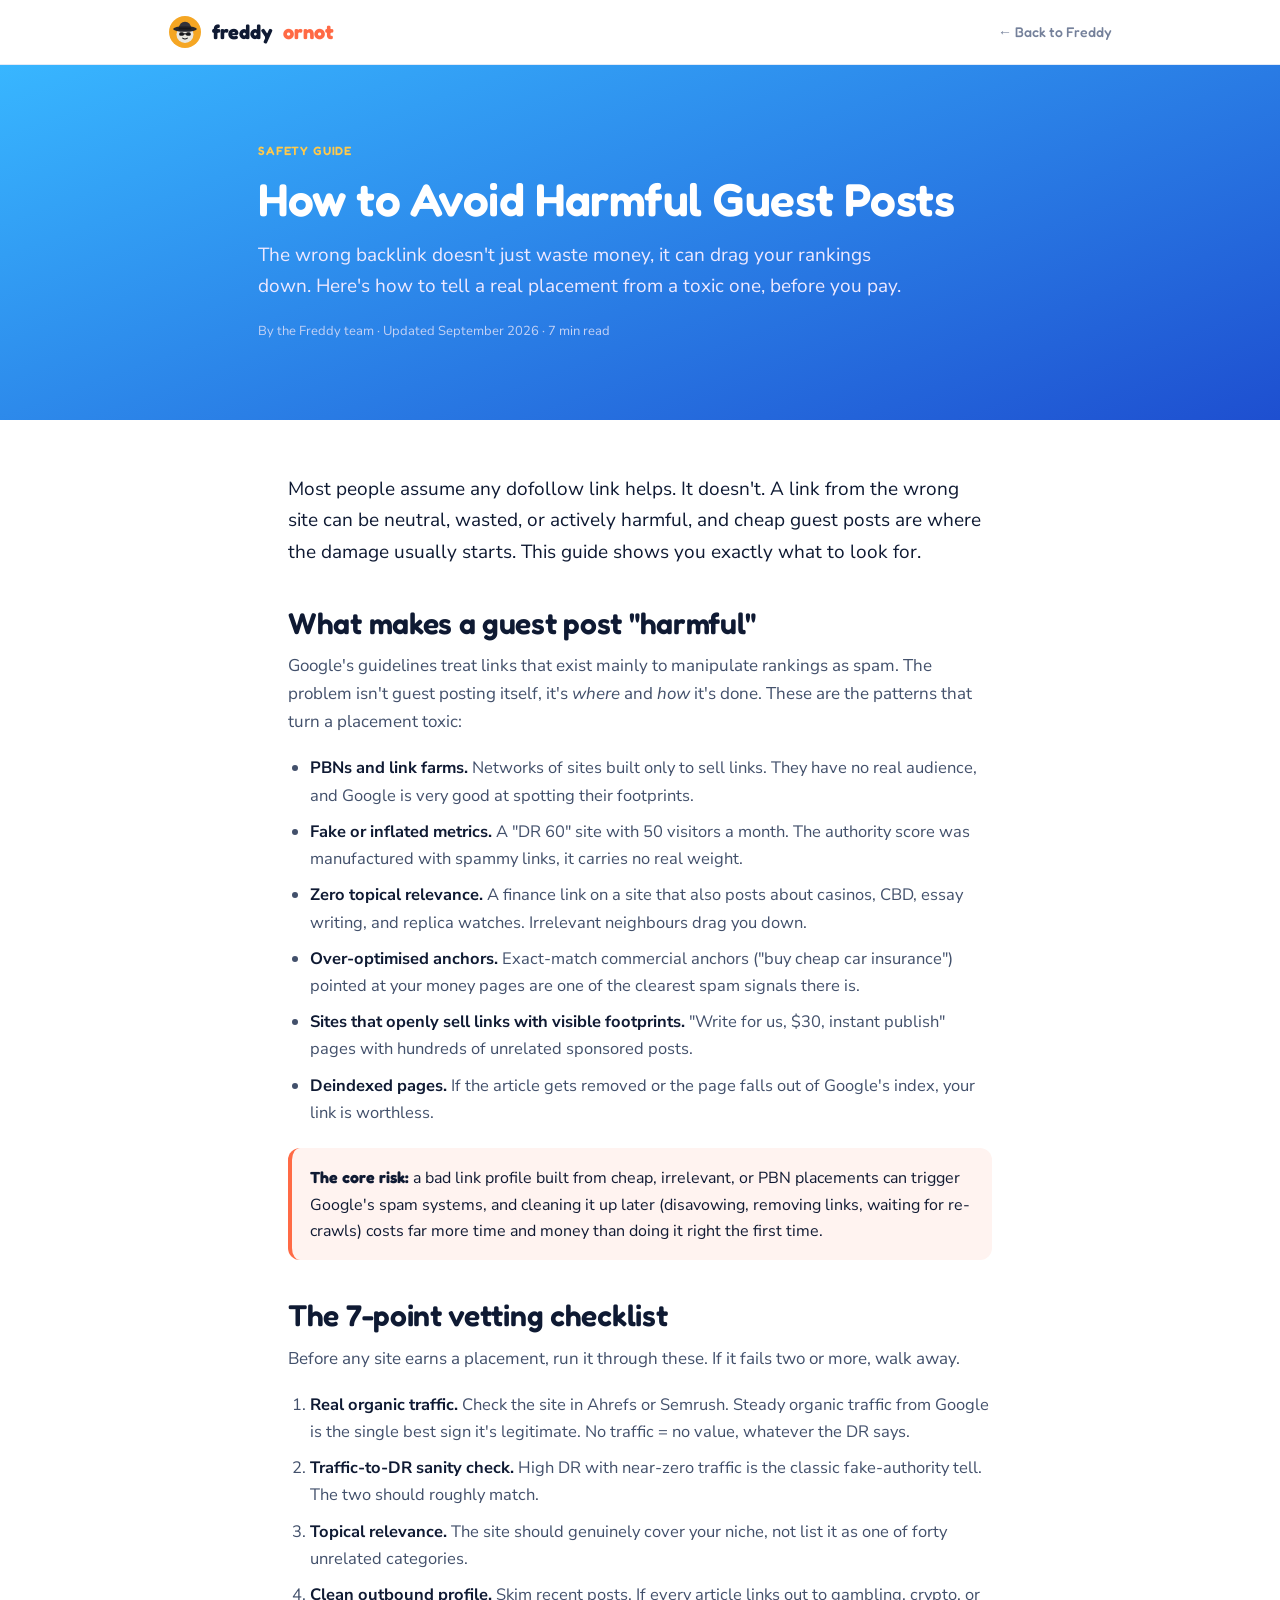
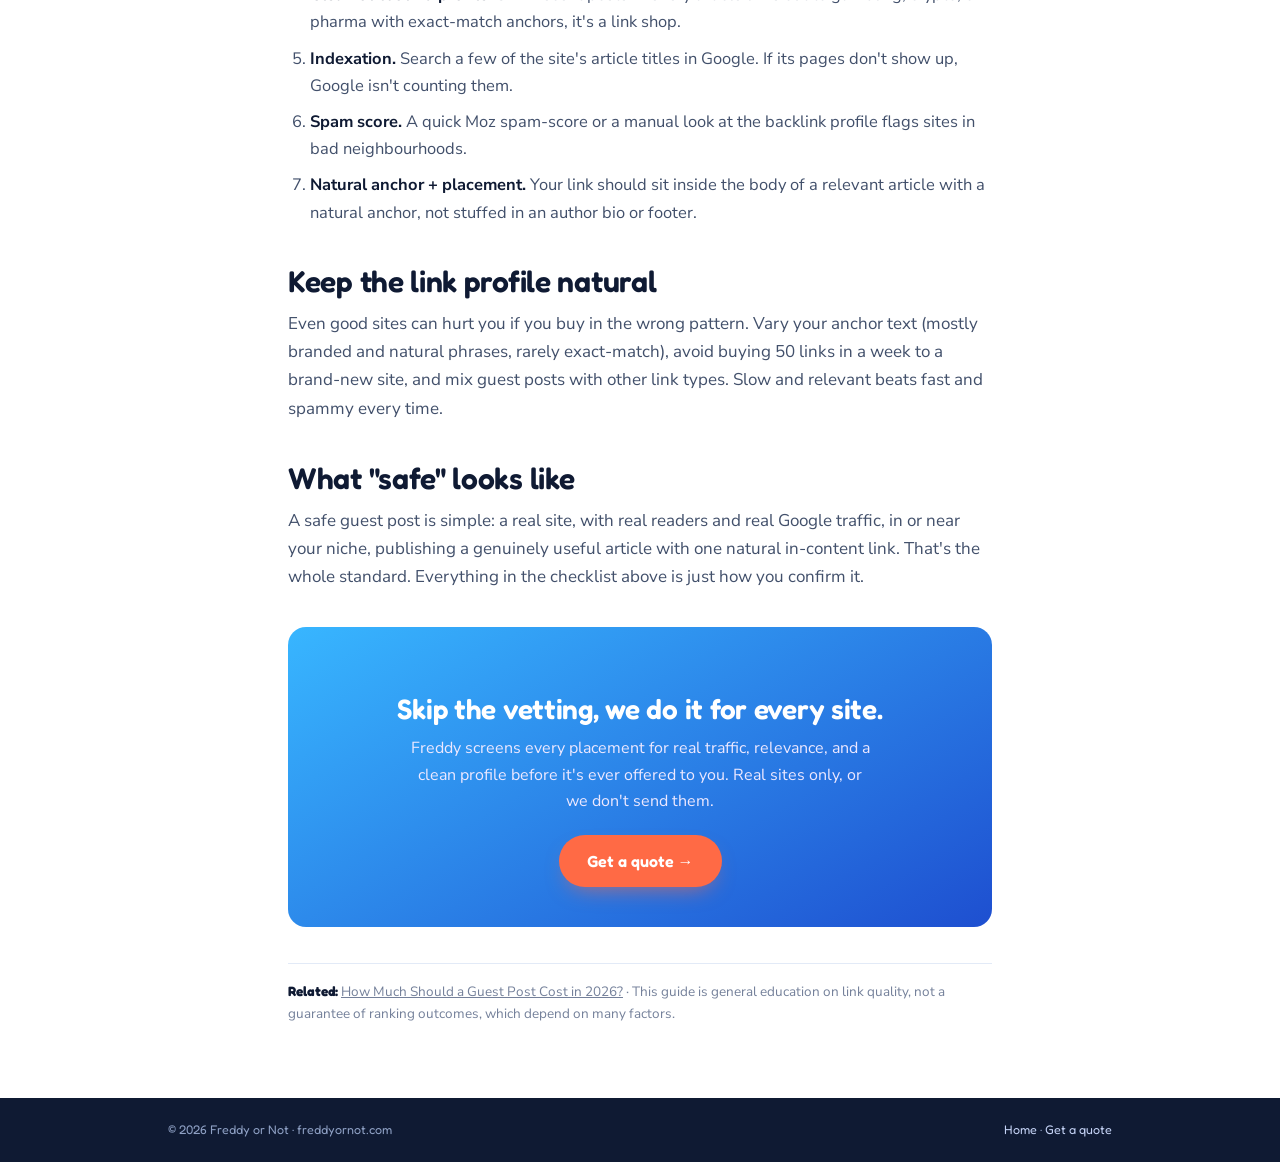
<file: guides/avoid-harmful-guest-posts.html>
<!DOCTYPE html>
<html lang="en">
<head>
<meta charset="utf-8">
<meta name="viewport" content="width=device-width, initial-scale=1">
<title>How to Avoid Harmful Guest Posts | Freddy or Not</title>
<meta name="description" content="Not every backlink helps. Learn how to spot PBNs, fake DR, and toxic guest-post sites before they hurt your rankings, with a practical vetting checklist.">
<link rel="preconnect" href="https://fonts.gstatic.com" crossorigin>
<link rel="stylesheet" href="https://fonts.googleapis.com/css2?family=Fredoka:wght@400;500;600;700&family=Nunito+Sans:opsz,wght@6..12,400;6..12,600;6..12,700&display=swap">
<link rel="stylesheet" href="guide.css">
  <!-- Analytics (replace IDs, same as homepage) -->
  <script>(function(){try{var p=new URLSearchParams(location.search);if(p.get('notrack')==='freddy'){localStorage.setItem('fon_notrack','1');}if(p.get('notrack')==='off'){localStorage.removeItem('fon_notrack');}}catch(e){}window.__FON_NOTRACK=false;try{window.__FON_NOTRACK=localStorage.getItem('fon_notrack')==='1';}catch(e){}if(window.__FON_NOTRACK){window['ga-disable-G-NVX6FNKG2Z']=true;}})();</script>
  <script async src="https://www.googletagmanager.com/gtag/js?id=G-NVX6FNKG2Z"></script>
  <script>window.dataLayer=window.dataLayer||[];function gtag(){dataLayer.push(arguments);}gtag('js',new Date());if(!window.__FON_NOTRACK){gtag('config','G-NVX6FNKG2Z');}</script>
  <script type="text/javascript">if(!window.__FON_NOTRACK){(function(c,l,a,r,i,t,y){c[a]=c[a]||function(){(c[a].q=c[a].q||[]).push(arguments)};t=l.createElement(r);t.async=1;t.src="https://www.clarity.ms/tag/"+i;y=l.getElementsByTagName(r)[0];y.parentNode.insertBefore(t,y);})(window,document,"clarity","script","ymeyddonus");}</script>
</head>
<body>
<nav class="gnav">
  <div class="gwrap">
    <a class="gbrand" href="../index.html"><svg viewBox="0 0 100 100" aria-hidden="true"><circle cx="50" cy="50" r="47" fill="#F5A623"/><circle cx="50" cy="57" r="25" fill="#EAE8E1"/><path d="M31 41 Q34 20 50 20 Q66 20 69 41 Z" fill="#33333B"/><ellipse cx="50" cy="41" rx="35" ry="8.5" fill="#26262C"/><rect x="31" y="37" width="38" height="6" rx="3" fill="#17171B"/><rect x="33" y="51" width="14" height="10" rx="4.5" fill="#17171B"/><rect x="53" y="51" width="14" height="10" rx="4.5" fill="#17171B"/><rect x="46" y="54" width="8" height="3" rx="1.5" fill="#17171B"/><path d="M43 68 Q50 73 57 68" stroke="#17171B" stroke-width="3" fill="none" stroke-linecap="round"/></svg> freddy<span class="on">ornot</span></a>
    <a class="gback" href="../index.html">← Back to Freddy</a>
  </div>
</nav>

<header class="ghero">
  <div class="gwrap">
    <p class="gkick">Safety guide</p>
    <h1>How to Avoid Harmful Guest Posts</h1>
    <p class="gsub">The wrong backlink doesn't just waste money, it can drag your rankings down. Here's how to tell a real placement from a toxic one, before you pay.</p>
    <p class="gmeta">By the Freddy team · Updated September 2026 · 7 min read</p>
  </div>
</header>

<article>
  <div class="gwrap">
    <p class="lead">Most people assume any dofollow link helps. It doesn't. A link from the wrong site can be neutral, wasted, or actively harmful, and cheap guest posts are where the damage usually starts. This guide shows you exactly what to look for.</p>

    <h2>What makes a guest post "harmful"</h2>
    <p>Google's guidelines treat links that exist mainly to manipulate rankings as spam. The problem isn't guest posting itself, it's <em>where</em> and <em>how</em> it's done. These are the patterns that turn a placement toxic:</p>
    <ul>
      <li><strong>PBNs and link farms.</strong> Networks of sites built only to sell links. They have no real audience, and Google is very good at spotting their footprints.</li>
      <li><strong>Fake or inflated metrics.</strong> A "DR 60" site with 50 visitors a month. The authority score was manufactured with spammy links, it carries no real weight.</li>
      <li><strong>Zero topical relevance.</strong> A finance link on a site that also posts about casinos, CBD, essay writing, and replica watches. Irrelevant neighbours drag you down.</li>
      <li><strong>Over-optimised anchors.</strong> Exact-match commercial anchors ("buy cheap car insurance") pointed at your money pages are one of the clearest spam signals there is.</li>
      <li><strong>Sites that openly sell links with visible footprints.</strong> "Write for us, $30, instant publish" pages with hundreds of unrelated sponsored posts.</li>
      <li><strong>Deindexed pages.</strong> If the article gets removed or the page falls out of Google's index, your link is worthless.</li>
    </ul>

    <div class="callout warn">
      <b>The core risk:</b> a bad link profile built from cheap, irrelevant, or PBN placements can trigger Google's spam systems, and cleaning it up later (disavowing, removing links, waiting for re-crawls) costs far more time and money than doing it right the first time.
    </div>

    <h2>The 7-point vetting checklist</h2>
    <p>Before any site earns a placement, run it through these. If it fails two or more, walk away.</p>
    <ol>
      <li><strong>Real organic traffic.</strong> Check the site in Ahrefs or Semrush. Steady organic traffic from Google is the single best sign it's legitimate. No traffic = no value, whatever the DR says.</li>
      <li><strong>Traffic-to-DR sanity check.</strong> High DR with near-zero traffic is the classic fake-authority tell. The two should roughly match.</li>
      <li><strong>Topical relevance.</strong> The site should genuinely cover your niche, not list it as one of forty unrelated categories.</li>
      <li><strong>Clean outbound profile.</strong> Skim recent posts. If every article links out to gambling, crypto, or pharma with exact-match anchors, it's a link shop.</li>
      <li><strong>Indexation.</strong> Search a few of the site's article titles in Google. If its pages don't show up, Google isn't counting them.</li>
      <li><strong>Spam score.</strong> A quick Moz spam-score or a manual look at the backlink profile flags sites in bad neighbourhoods.</li>
      <li><strong>Natural anchor + placement.</strong> Your link should sit inside the body of a relevant article with a natural anchor, not stuffed in an author bio or footer.</li>
    </ol>

    <h2>Keep the link profile natural</h2>
    <p>Even good sites can hurt you if you buy in the wrong pattern. Vary your anchor text (mostly branded and natural phrases, rarely exact-match), avoid buying 50 links in a week to a brand-new site, and mix guest posts with other link types. Slow and relevant beats fast and spammy every time.</p>

    <h2>What "safe" looks like</h2>
    <p>A safe guest post is simple: a real site, with real readers and real Google traffic, in or near your niche, publishing a genuinely useful article with one natural in-content link. That's the whole standard. Everything in the checklist above is just how you confirm it.</p>

    <div class="gcta">
      <h3>Skip the vetting, we do it for every site.</h3>
      <p>Freddy screens every placement for real traffic, relevance, and a clean profile before it's ever offered to you. Real sites only, or we don't send them.</p>
      <a class="gbtn" href="../index.html#contact">Get a quote →</a>
    </div>

    <p class="src"><b>Related:</b> <a href="guest-post-cost-2026.html">How Much Should a Guest Post Cost in 2026?</a> · This guide is general education on link quality, not a guarantee of ranking outcomes, which depend on many factors.</p>
  </div>
</article>

<footer class="gfoot">
  <div class="gwrap">
    <span>© 2026 Freddy or Not · freddyornot.com</span>
    <span><a href="../index.html">Home</a> · <a href="../index.html#contact">Get a quote</a></span>
  </div>
</footer>
</body>
</html>
</file>
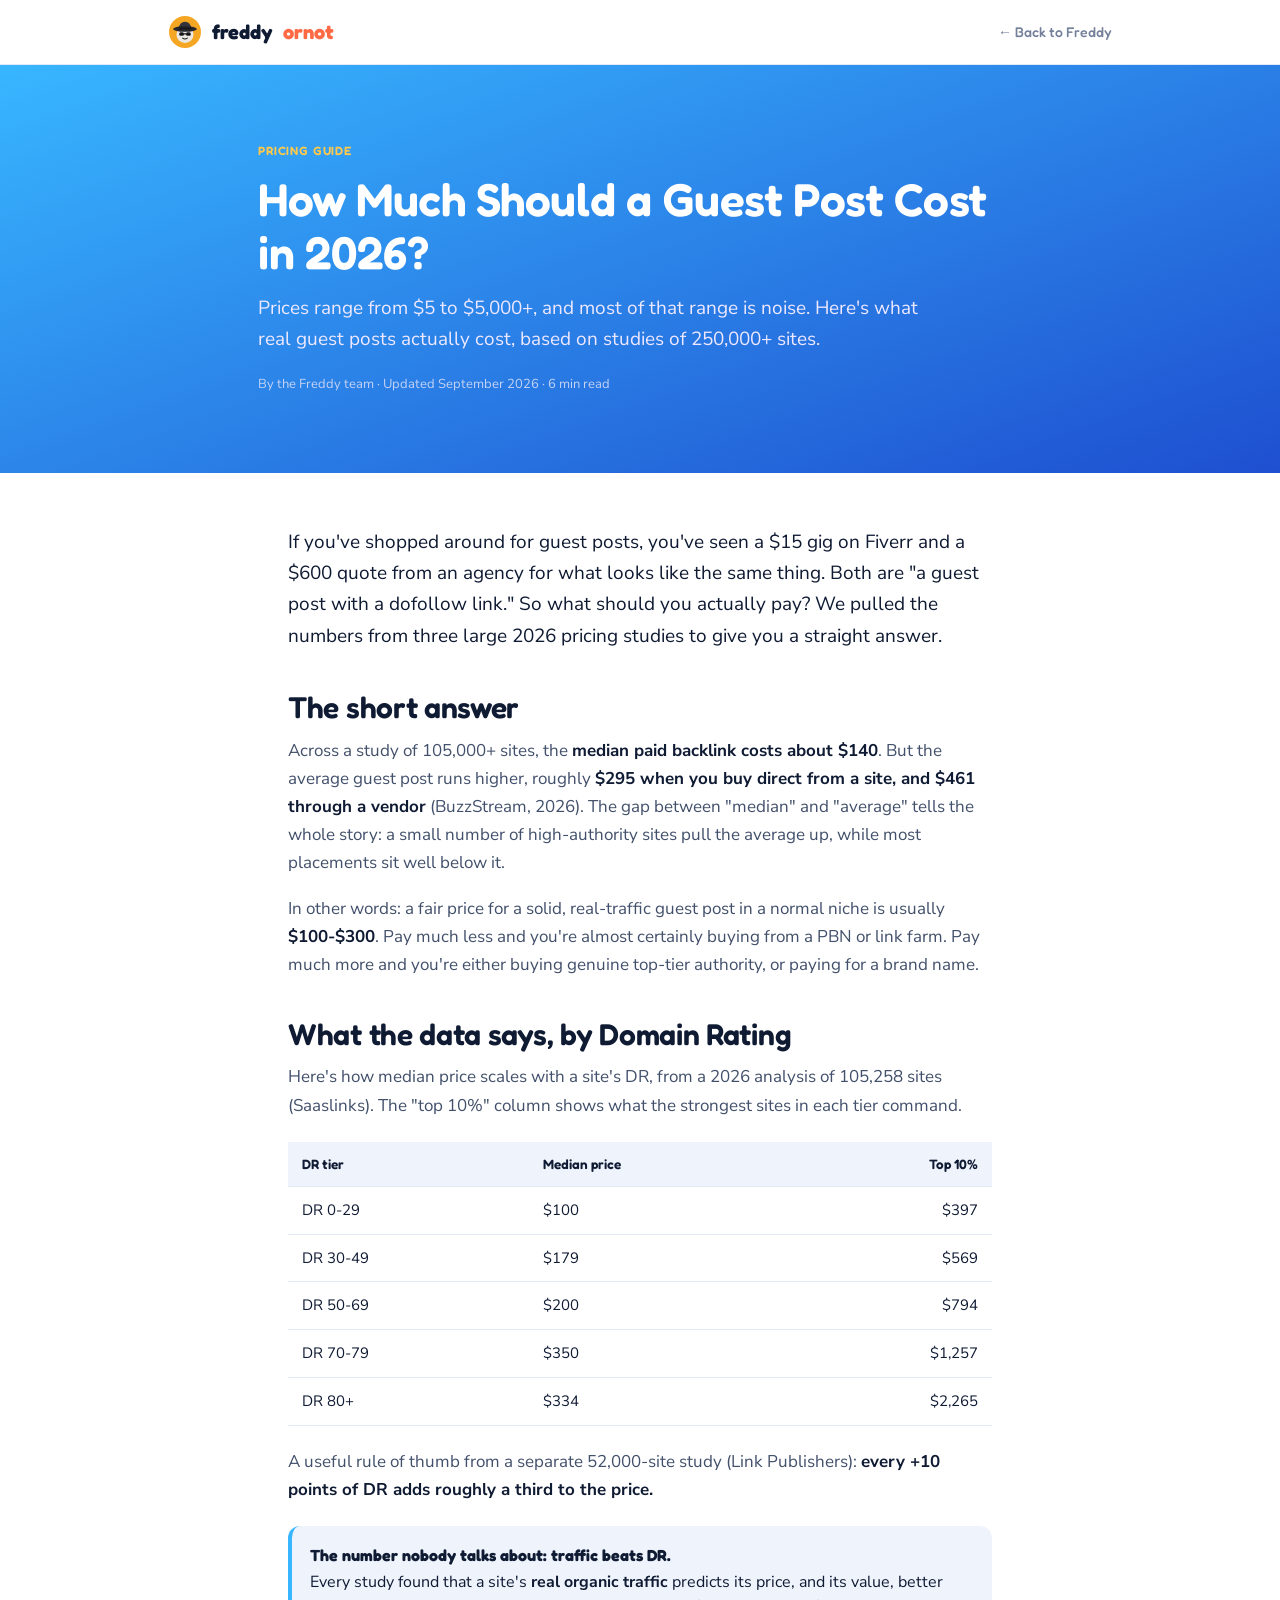
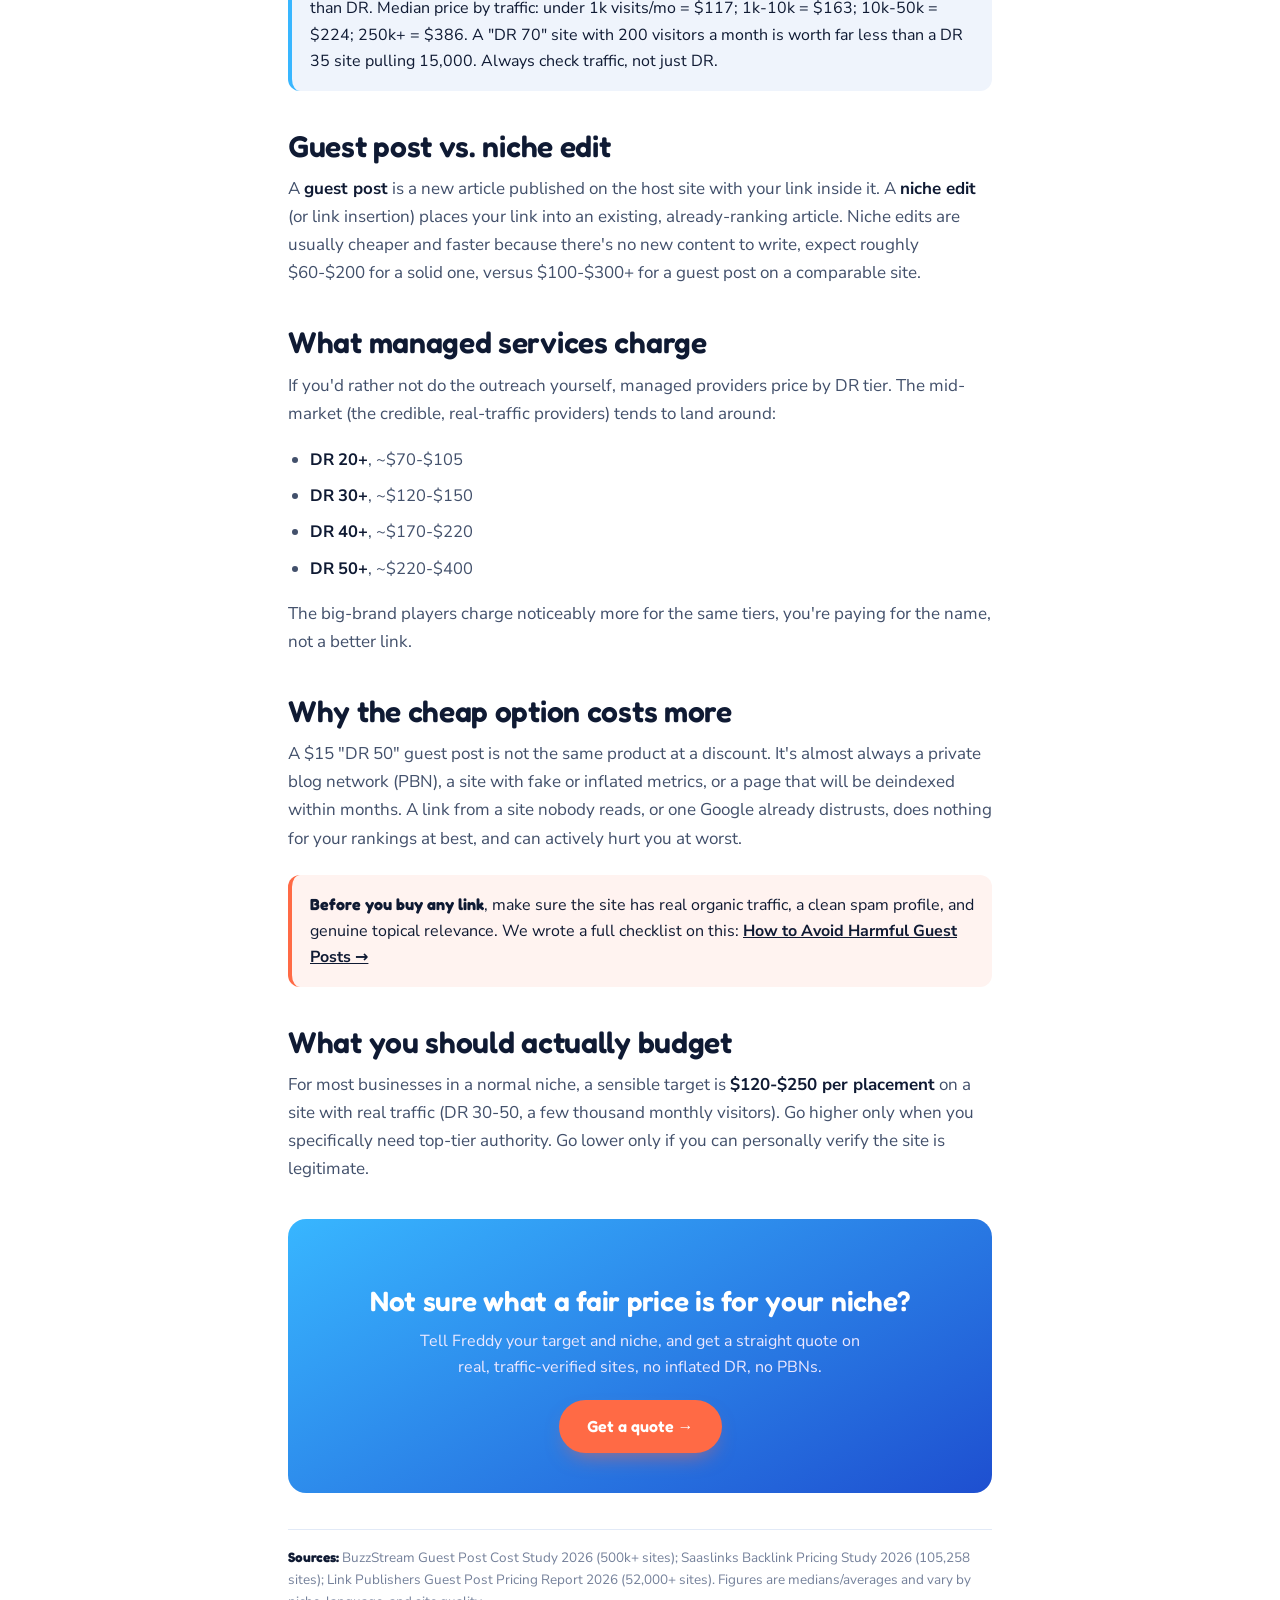
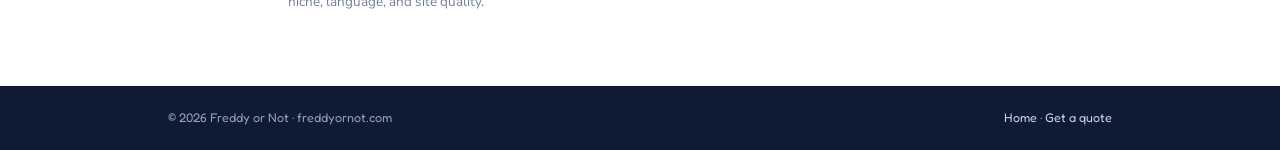
<file: guides/guest-post-cost-2026.html>
<!DOCTYPE html>
<html lang="en">
<head>
<meta charset="utf-8">
<meta name="viewport" content="width=device-width, initial-scale=1">
<title>How Much Should a Guest Post Cost in 2026? | Freddy or Not</title>
<meta name="description" content="A data-backed breakdown of real guest-post pricing in 2026: median cost, how price scales with DR and traffic, and what you should actually budget.">
<link rel="preconnect" href="https://fonts.gstatic.com" crossorigin>
<link rel="stylesheet" href="https://fonts.googleapis.com/css2?family=Fredoka:wght@400;500;600;700&family=Nunito+Sans:opsz,wght@6..12,400;6..12,600;6..12,700&display=swap">
<link rel="stylesheet" href="guide.css">
  <!-- Analytics (replace IDs, same as homepage) -->
  <script>(function(){try{var p=new URLSearchParams(location.search);if(p.get('notrack')==='freddy'){localStorage.setItem('fon_notrack','1');}if(p.get('notrack')==='off'){localStorage.removeItem('fon_notrack');}}catch(e){}window.__FON_NOTRACK=false;try{window.__FON_NOTRACK=localStorage.getItem('fon_notrack')==='1';}catch(e){}if(window.__FON_NOTRACK){window['ga-disable-G-NVX6FNKG2Z']=true;}})();</script>
  <script async src="https://www.googletagmanager.com/gtag/js?id=G-NVX6FNKG2Z"></script>
  <script>window.dataLayer=window.dataLayer||[];function gtag(){dataLayer.push(arguments);}gtag('js',new Date());if(!window.__FON_NOTRACK){gtag('config','G-NVX6FNKG2Z');}</script>
  <script type="text/javascript">if(!window.__FON_NOTRACK){(function(c,l,a,r,i,t,y){c[a]=c[a]||function(){(c[a].q=c[a].q||[]).push(arguments)};t=l.createElement(r);t.async=1;t.src="https://www.clarity.ms/tag/"+i;y=l.getElementsByTagName(r)[0];y.parentNode.insertBefore(t,y);})(window,document,"clarity","script","ymeyddonus");}</script>
</head>
<body>
<nav class="gnav">
  <div class="gwrap">
    <a class="gbrand" href="../index.html"><svg viewBox="0 0 100 100" aria-hidden="true"><circle cx="50" cy="50" r="47" fill="#F5A623"/><circle cx="50" cy="57" r="25" fill="#EAE8E1"/><path d="M31 41 Q34 20 50 20 Q66 20 69 41 Z" fill="#33333B"/><ellipse cx="50" cy="41" rx="35" ry="8.5" fill="#26262C"/><rect x="31" y="37" width="38" height="6" rx="3" fill="#17171B"/><rect x="33" y="51" width="14" height="10" rx="4.5" fill="#17171B"/><rect x="53" y="51" width="14" height="10" rx="4.5" fill="#17171B"/><rect x="46" y="54" width="8" height="3" rx="1.5" fill="#17171B"/><path d="M43 68 Q50 73 57 68" stroke="#17171B" stroke-width="3" fill="none" stroke-linecap="round"/></svg> freddy<span class="on">ornot</span></a>
    <a class="gback" href="../index.html">← Back to Freddy</a>
  </div>
</nav>

<header class="ghero">
  <div class="gwrap">
    <p class="gkick">Pricing guide</p>
    <h1>How Much Should a Guest Post Cost in 2026?</h1>
    <p class="gsub">Prices range from $5 to $5,000+, and most of that range is noise. Here's what real guest posts actually cost, based on studies of 250,000+ sites.</p>
    <p class="gmeta">By the Freddy team · Updated September 2026 · 6 min read</p>
  </div>
</header>

<article>
  <div class="gwrap">
    <p class="lead">If you've shopped around for guest posts, you've seen a $15 gig on Fiverr and a $600 quote from an agency for what looks like the same thing. Both are "a guest post with a dofollow link." So what should you actually pay? We pulled the numbers from three large 2026 pricing studies to give you a straight answer.</p>

    <h2>The short answer</h2>
    <p>Across a study of 105,000+ sites, the <strong>median paid backlink costs about $140</strong>. But the average guest post runs higher, roughly <strong>$295 when you buy direct from a site, and $461 through a vendor</strong> (BuzzStream, 2026). The gap between "median" and "average" tells the whole story: a small number of high-authority sites pull the average up, while most placements sit well below it.</p>
    <p>In other words: a fair price for a solid, real-traffic guest post in a normal niche is usually <strong>$100-$300</strong>. Pay much less and you're almost certainly buying from a PBN or link farm. Pay much more and you're either buying genuine top-tier authority, or paying for a brand name.</p>

    <h2>What the data says, by Domain Rating</h2>
    <p>Here's how median price scales with a site's DR, from a 2026 analysis of 105,258 sites (Saaslinks). The "top 10%" column shows what the strongest sites in each tier command.</p>
    <table class="tbl">
      <thead><tr><th>DR tier</th><th>Median price</th><th>Top 10%</th></tr></thead>
      <tbody>
        <tr><td>DR 0-29</td><td>$100</td><td>$397</td></tr>
        <tr><td>DR 30-49</td><td>$179</td><td>$569</td></tr>
        <tr><td>DR 50-69</td><td>$200</td><td>$794</td></tr>
        <tr><td>DR 70-79</td><td>$350</td><td>$1,257</td></tr>
        <tr><td>DR 80+</td><td>$334</td><td>$2,265</td></tr>
      </tbody>
    </table>
    <p>A useful rule of thumb from a separate 52,000-site study (Link Publishers): <strong>every +10 points of DR adds roughly a third to the price.</strong></p>

    <div class="callout">
      <b>The number nobody talks about: traffic beats DR.</b><br>
      Every study found that a site's <strong>real organic traffic</strong> predicts its price, and its value, better than DR. Median price by traffic: under 1k visits/mo = $117; 1k-10k = $163; 10k-50k = $224; 250k+ = $386. A "DR 70" site with 200 visitors a month is worth far less than a DR 35 site pulling 15,000. Always check traffic, not just DR.
    </div>

    <h2>Guest post vs. niche edit</h2>
    <p>A <strong>guest post</strong> is a new article published on the host site with your link inside it. A <strong>niche edit</strong> (or link insertion) places your link into an existing, already-ranking article. Niche edits are usually cheaper and faster because there's no new content to write, expect roughly $60-$200 for a solid one, versus $100-$300+ for a guest post on a comparable site.</p>

    <h2>What managed services charge</h2>
    <p>If you'd rather not do the outreach yourself, managed providers price by DR tier. The mid-market (the credible, real-traffic providers) tends to land around:</p>
    <ul>
      <li><strong>DR 20+</strong>, ~$70-$105</li>
      <li><strong>DR 30+</strong>, ~$120-$150</li>
      <li><strong>DR 40+</strong>, ~$170-$220</li>
      <li><strong>DR 50+</strong>, ~$220-$400</li>
    </ul>
    <p>The big-brand players charge noticeably more for the same tiers, you're paying for the name, not a better link.</p>

    <h2>Why the cheap option costs more</h2>
    <p>A $15 "DR 50" guest post is not the same product at a discount. It's almost always a private blog network (PBN), a site with fake or inflated metrics, or a page that will be deindexed within months. A link from a site nobody reads, or one Google already distrusts, does nothing for your rankings at best, and can actively hurt you at worst.</p>
    <div class="callout warn">
      <b>Before you buy any link</b>, make sure the site has real organic traffic, a clean spam profile, and genuine topical relevance. We wrote a full checklist on this: <a href="avoid-harmful-guest-posts.html"><strong>How to Avoid Harmful Guest Posts →</strong></a>
    </div>

    <h2>What you should actually budget</h2>
    <p>For most businesses in a normal niche, a sensible target is <strong>$120-$250 per placement</strong> on a site with real traffic (DR 30-50, a few thousand monthly visitors). Go higher only when you specifically need top-tier authority. Go lower only if you can personally verify the site is legitimate.</p>

    <div class="gcta">
      <h3>Not sure what a fair price is for your niche?</h3>
      <p>Tell Freddy your target and niche, and get a straight quote on real, traffic-verified sites, no inflated DR, no PBNs.</p>
      <a class="gbtn" href="../index.html#contact">Get a quote →</a>
    </div>

    <p class="src"><b>Sources:</b> BuzzStream Guest Post Cost Study 2026 (500k+ sites); Saaslinks Backlink Pricing Study 2026 (105,258 sites); Link Publishers Guest Post Pricing Report 2026 (52,000+ sites). Figures are medians/averages and vary by niche, language, and site quality.</p>
  </div>
</article>

<footer class="gfoot">
  <div class="gwrap">
    <span>© 2026 Freddy or Not · freddyornot.com</span>
    <span><a href="../index.html">Home</a> · <a href="../index.html#contact">Get a quote</a></span>
  </div>
</footer>
</body>
</html>
</file>
<file: guides/guide.css>
:root{
  --bg:#FFFFFF;--alt:#EFF4FC;--ink:#0F1A33;--ink-2:#42506B;--muted:#74809A;
  --line:#E2EAF7;--line-2:#CBD9F1;--blue:#2E74EB;--blue-2:#38B6FF;--deep:#1E4FD0;
  --coral:#FF6A45;--coral-d:#F0522B;--gold:#FFC94B;--gold-d:#0E82C4;--lgold:#E6F6FF;
  --r:18px;--shadow:0 18px 40px -22px rgba(30,79,208,.35);--shadow-s:0 2px 6px rgba(15,26,51,.06);
}
@media (prefers-color-scheme:dark){:root:not([data-theme="light"]){
  --bg:#0B1224;--alt:#111a33;--ink:#EEF3FB;--ink-2:#C2CCE2;--muted:#8894B4;
  --line:#1E2A47;--line-2:#2A3A5C;--blue:#5B9BFF;--blue-2:#79C4FF;--deep:#2E74EB;
  --coral:#FF7B58;--coral-d:#FF6A45;--gold:#FFD36A;--gold-d:#5AC0F0;--lgold:#123049;
  --shadow:0 18px 40px -20px rgba(0,0,0,.7);--shadow-s:0 2px 6px rgba(0,0,0,.4);
}}
*{box-sizing:border-box}
body{margin:0;background:var(--bg);color:var(--ink);font-family:"Nunito Sans",system-ui,sans-serif;line-height:1.65;-webkit-font-smoothing:antialiased}
a{color:inherit}
.gwrap{max-width:760px;margin:0 auto;padding-inline:clamp(18px,5vw,28px)}
h1,h2,h3{font-family:"Fredoka",sans-serif;font-weight:600;line-height:1.15;letter-spacing:-.01em}
/* top bar */
.gnav{position:sticky;top:0;z-index:20;background:color-mix(in srgb,var(--bg) 90%,transparent);backdrop-filter:blur(12px);border-bottom:1px solid var(--line)}
.gnav .gwrap{display:flex;align-items:center;justify-content:space-between;height:64px;max-width:1000px}
.gbrand{display:flex;align-items:center;gap:10px;font-family:"Fredoka",sans-serif;font-weight:700;font-size:20px;text-decoration:none}
.gbrand svg{width:34px;height:34px}
.gbrand .on{color:var(--coral)}
.gback{font-family:"Fredoka",sans-serif;font-weight:500;font-size:14px;color:var(--muted);text-decoration:none}
.gback:hover{color:var(--blue)}
/* hero */
.ghero{background:linear-gradient(160deg,var(--blue-2),var(--deep));color:#fff;padding-block:clamp(40px,6vw,64px)}
.ghero .gwrap{max-width:820px}
.gkick{font-family:"Fredoka",sans-serif;font-weight:600;font-size:12px;letter-spacing:.07em;text-transform:uppercase;color:var(--gold)}
.ghero h1{color:#fff;font-size:clamp(28px,5vw,46px);margin:10px 0 0}
.ghero .gsub{color:#EDE8FF;font-size:clamp(16px,2vw,19px);margin-top:14px;max-width:60ch}
.gmeta{margin-top:18px;font-size:13px;color:#C4D2F5}
/* article */
article{padding-block:clamp(34px,5vw,54px)}
article p{margin:0 0 18px;font-size:17px;color:var(--ink-2)}
article h2{font-size:clamp(22px,3.4vw,30px);margin:38px 0 12px}
article h3{font-size:19px;margin:26px 0 8px}
article ul,article ol{margin:0 0 18px;padding-left:22px;color:var(--ink-2)}
article li{margin-bottom:9px;font-size:16.5px}
article strong{color:var(--ink)}
.lead{font-size:19px !important;color:var(--ink) !important}
/* table */
.tbl{width:100%;border-collapse:collapse;margin:22px 0;font-size:15px}
.tbl th,.tbl td{padding:11px 14px;text-align:left;border-bottom:1px solid var(--line)}
.tbl th{background:var(--alt);font-family:"Fredoka",sans-serif;font-weight:600;font-size:13.5px}
.tbl td:last-child,.tbl th:last-child{text-align:right}
/* callout */
.callout{background:var(--alt);border-left:4px solid var(--blue-2);border-radius:12px;padding:16px 18px;margin:22px 0}
.callout b{font-family:"Fredoka",sans-serif}
.callout.warn{border-left-color:var(--coral);background:color-mix(in srgb,var(--coral) 8%,var(--bg))}
/* cta */
.gcta{background:linear-gradient(150deg,var(--blue-2),var(--deep));color:#fff;border-radius:var(--r);padding:clamp(26px,4vw,40px);text-align:center;margin:36px 0}
.gcta h3{color:#fff;font-size:clamp(22px,3vw,28px)}
.gcta p{color:#EDE8FF;margin:10px auto 20px;max-width:46ch;font-size:16px}
.gbtn{display:inline-flex;align-items:center;gap:8px;background:var(--coral);color:#fff;font-family:"Fredoka",sans-serif;font-weight:600;font-size:16px;padding:13px 28px;border-radius:999px;text-decoration:none;box-shadow:0 10px 22px -10px rgba(255,106,69,.7)}
.gbtn:hover{background:var(--coral-d)}
.src{font-size:13.5px;color:var(--muted);border-top:1px solid var(--line);margin-top:36px;padding-top:16px}
.src b{font-family:"Fredoka",sans-serif;color:var(--ink)}
/* footer */
.gfoot{background:var(--ink);color:#8ea0c4;font-family:"Fredoka",sans-serif;font-weight:400;font-size:12.5px}
.gfoot .gwrap{max-width:1000px;display:flex;justify-content:space-between;flex-wrap:wrap;gap:10px;padding-block:22px}
.gfoot a{color:#C4D2F5;text-decoration:none}
.gfoot a:hover{color:var(--gold)}
</file>
